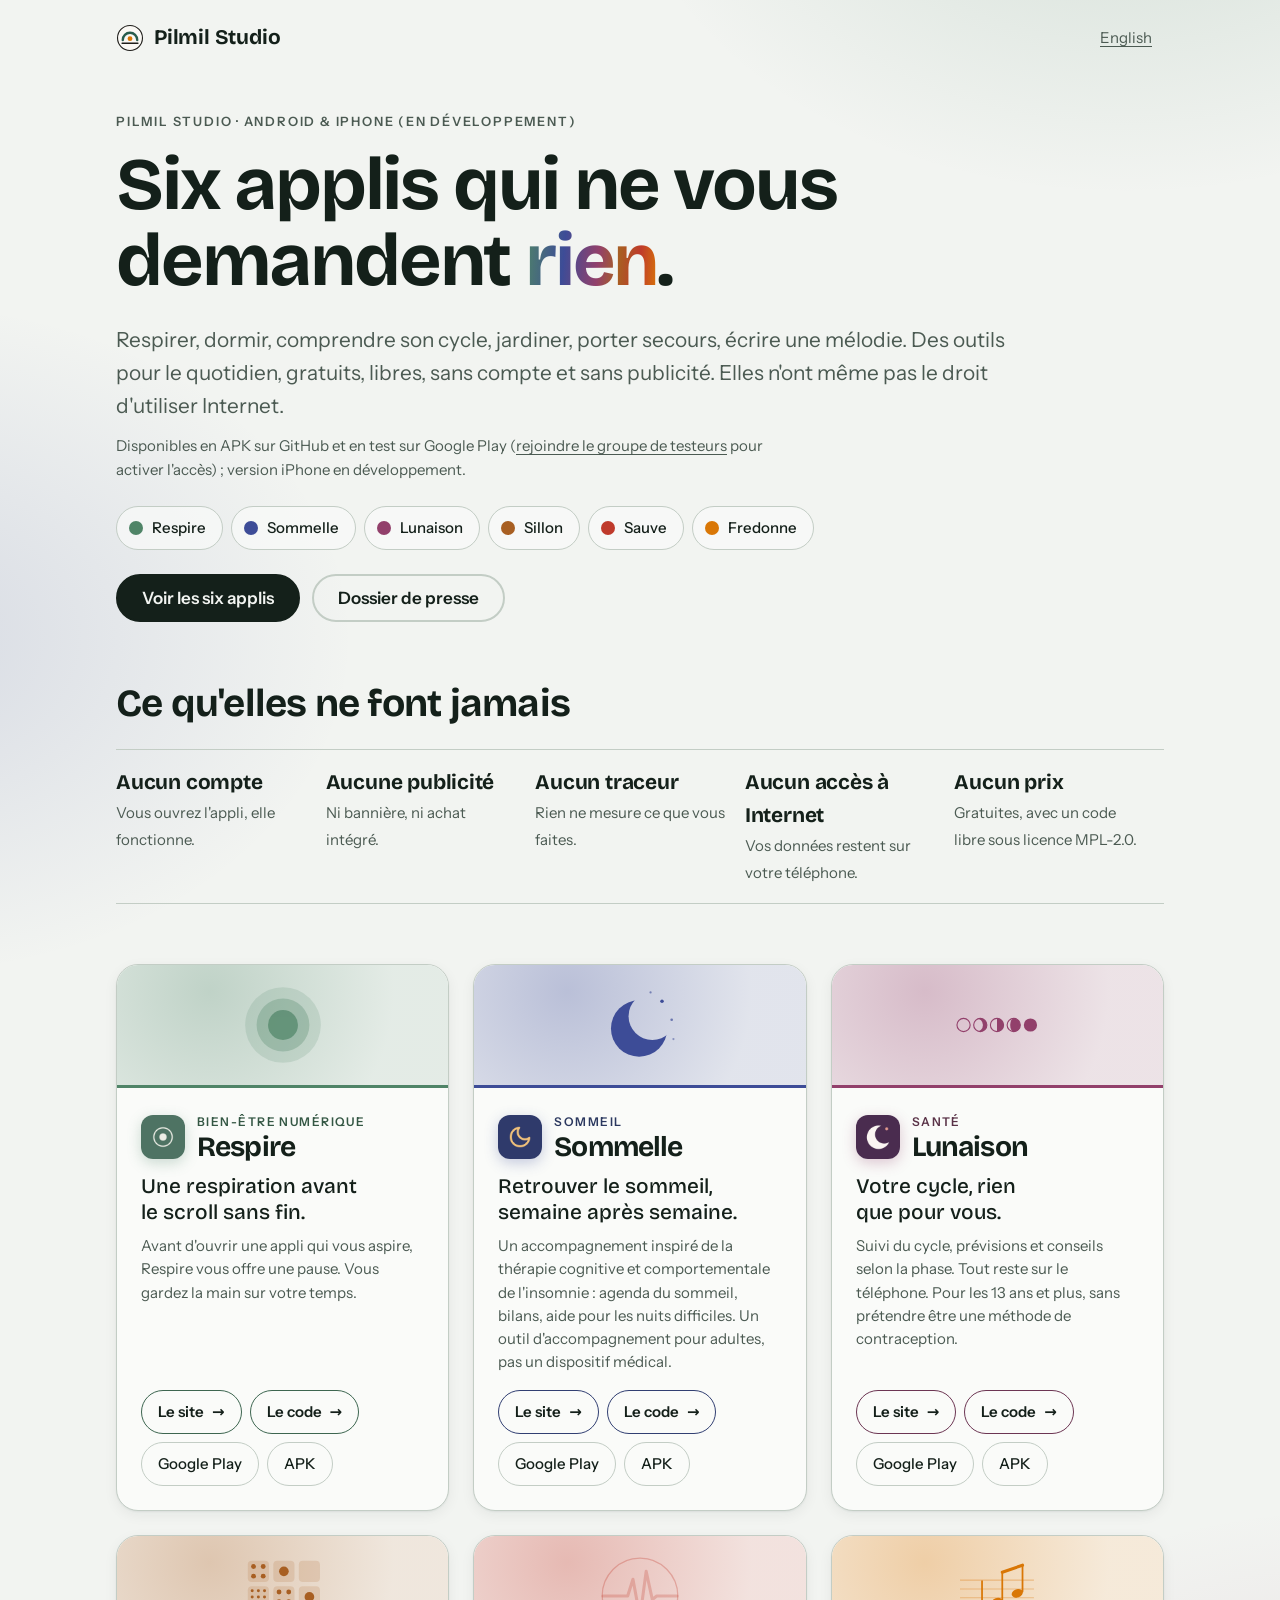
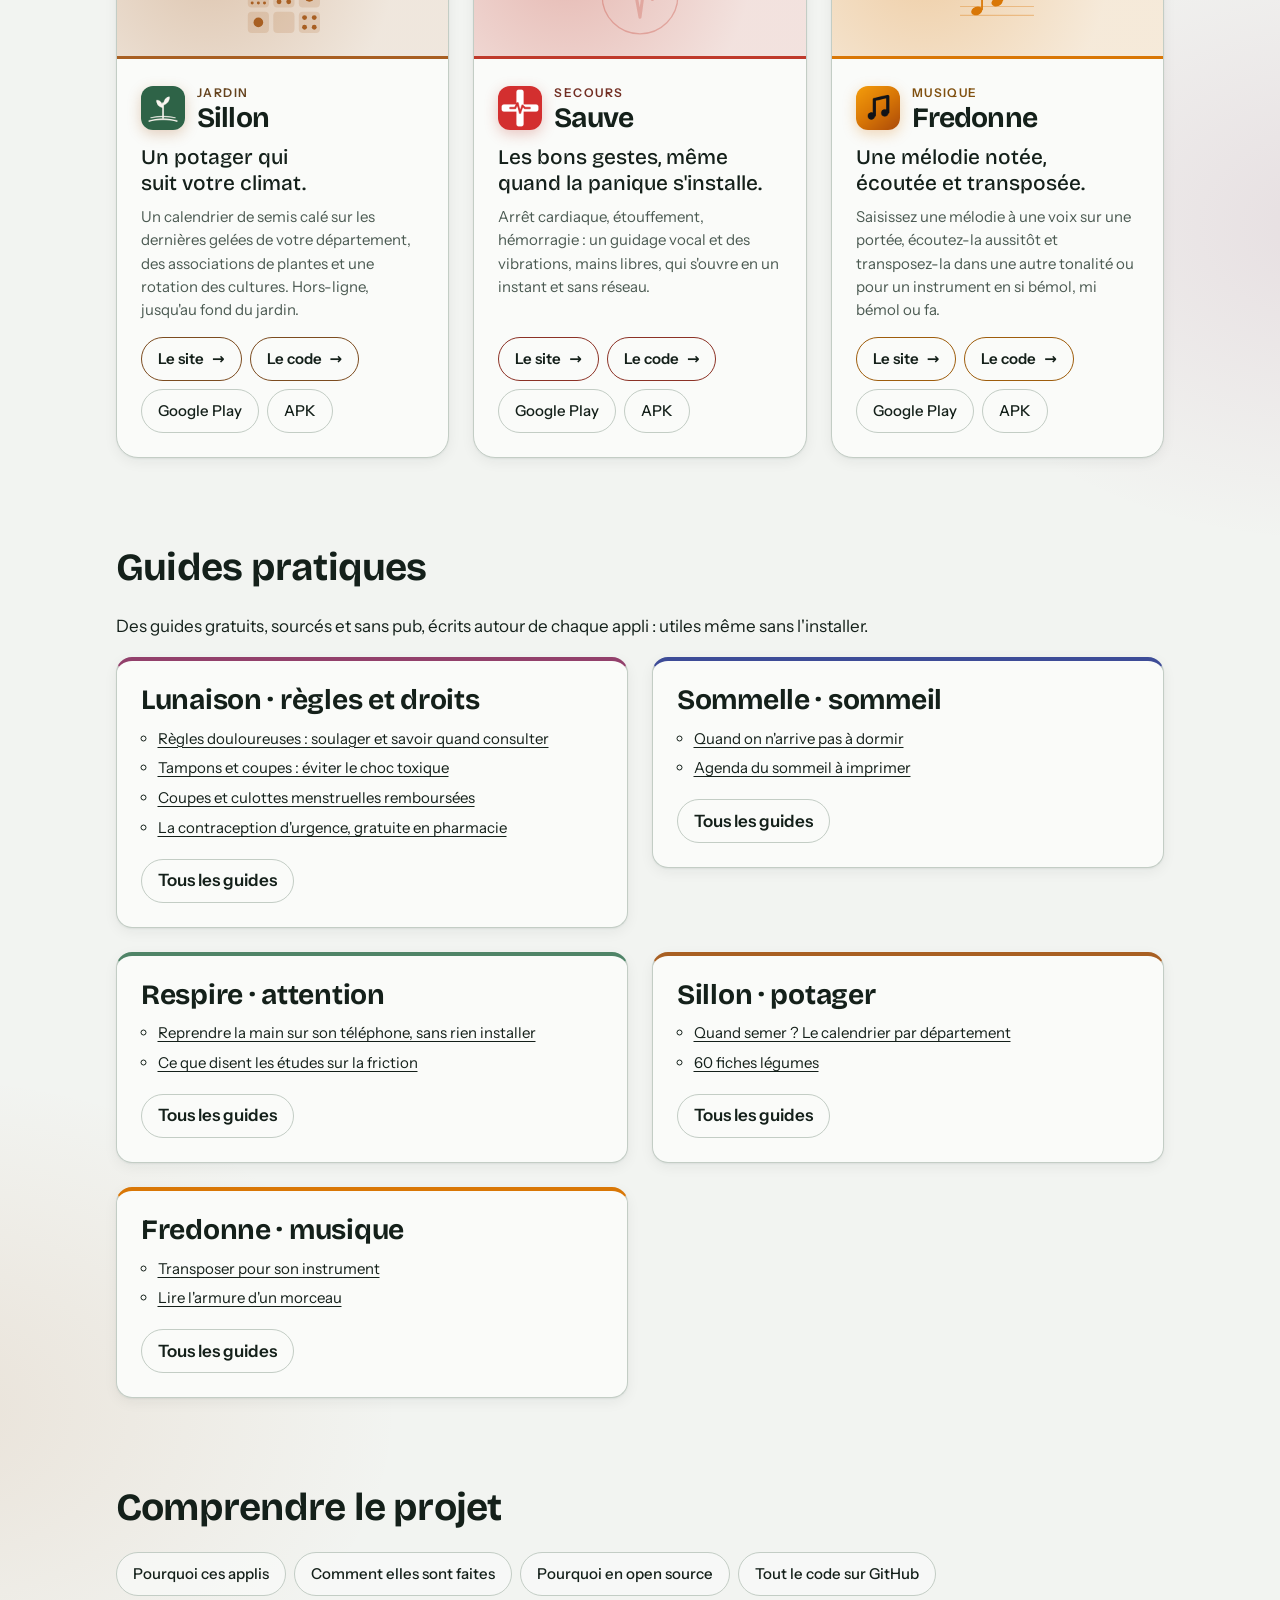
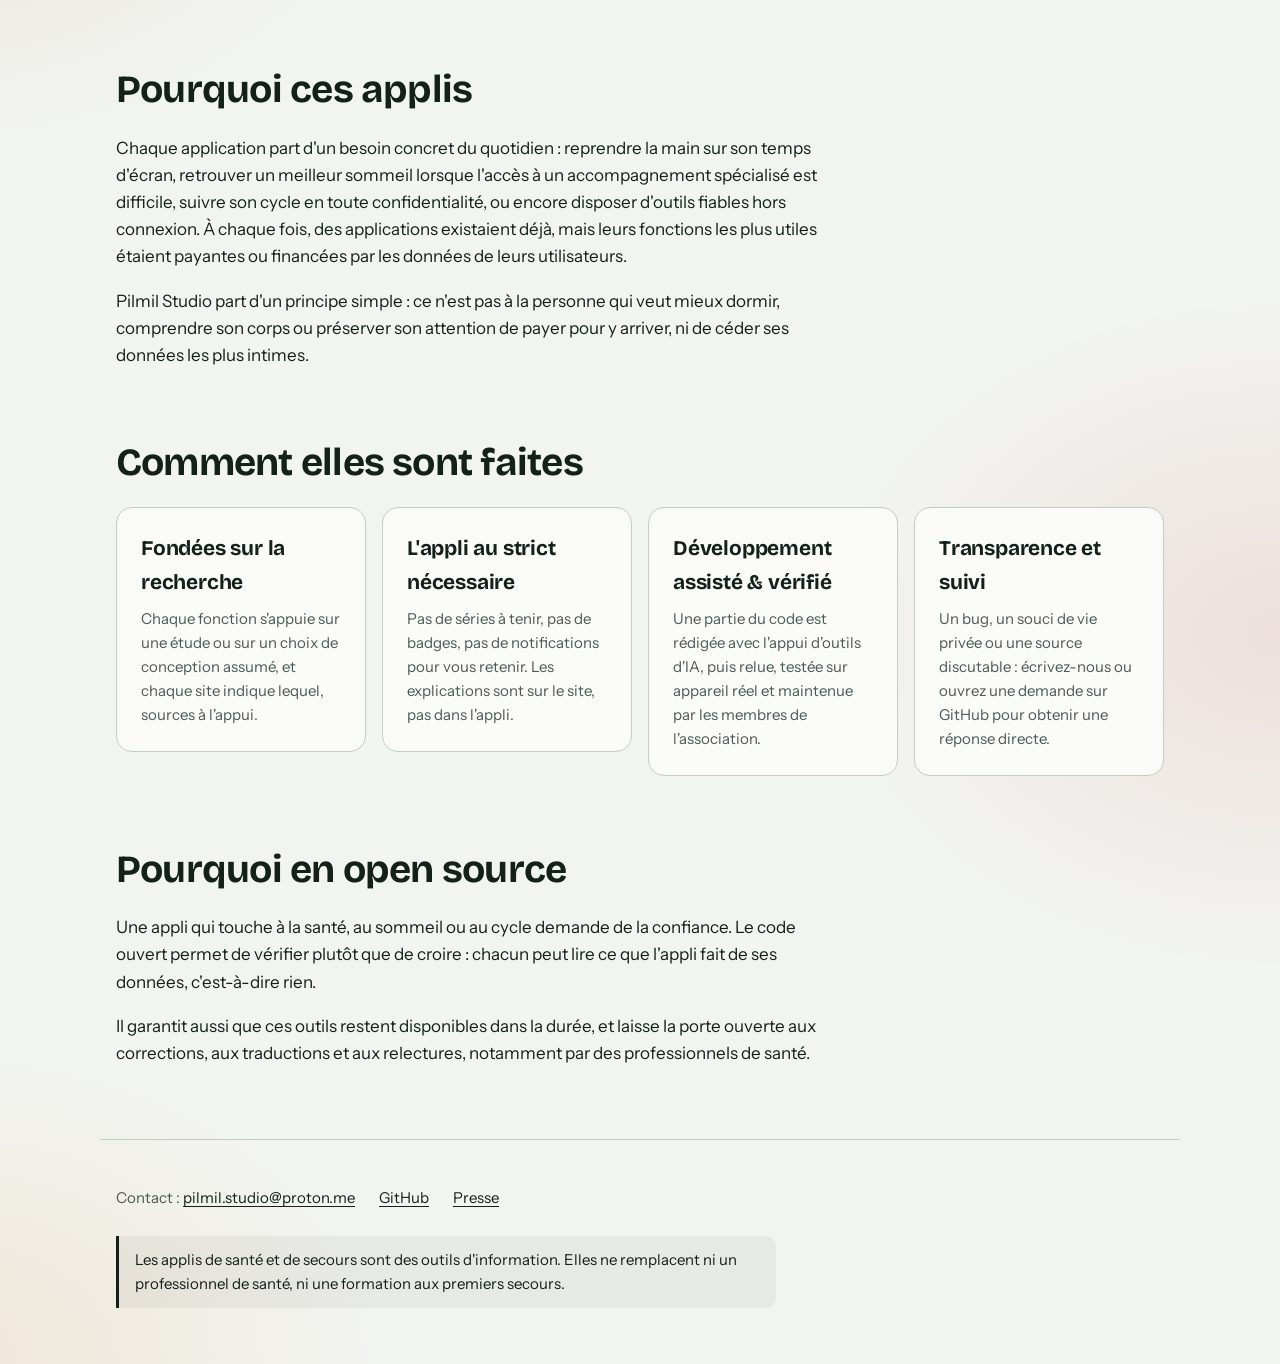
<file: index.html>
<!doctype html>
<html lang="fr">
<head>
<meta charset="utf-8">
<meta name="viewport" content="width=device-width, initial-scale=1">
<title>Pilmil Studio · Applis libres et hors-ligne (Android &amp; iPhone)</title>
<meta name="description" content="Des applis gratuites et libres pour Android et iPhone (en développement), sans pub ni collecte de données, conçues à partir de ce que dit la recherche : Respire, Sommelle, Lunaison, Sillon, Sauve et Fredonne.">
<meta property="og:type" content="website">
<meta property="og:title" content="Pilmil Studio · Applis libres et hors-ligne (Android &amp; iPhone)">
<meta property="og:description" content="Six applis gratuites et libres pour Android et iPhone, sans pub ni collecte de données.">
<link rel="canonical" href="https://pilmil-studio.github.io/">
<link rel="alternate" hreflang="fr" href="https://pilmil-studio.github.io/">
<link rel="alternate" hreflang="en" href="https://pilmil-studio.github.io/en/">
<link rel="alternate" hreflang="x-default" href="https://pilmil-studio.github.io/">
<meta property="og:url" content="https://pilmil-studio.github.io/">
<meta property="og:site_name" content="Pilmil Studio">
<meta property="og:locale" content="fr_FR">
<meta property="og:locale:alternate" content="en_US">
<meta property="og:image" content="https://pilmil-studio.github.io/img/og-pilmil-1200x630.jpg">
<meta property="og:image:width" content="1200">
<meta property="og:image:height" content="630">
<meta property="og:image:alt" content="Pilmil Studio : applis libres et hors-ligne">
<meta name="twitter:card" content="summary_large_image">
<script type="application/ld+json">{"@context":"https://schema.org","@graph":[{"@type":"Organization","@id":"https://pilmil-studio.github.io/#org","name":"Pilmil Studio","url":"https://pilmil-studio.github.io/","logo":"https://pilmil-studio.github.io/img/pilmil-logo-512.png","email":"pilmil.studio@proton.me","sameAs":["https://github.com/Pilmil-Studio"]},{"@type":"WebSite","url":"https://pilmil-studio.github.io/","name":"Pilmil Studio","inLanguage":"fr","publisher":{"@id":"https://pilmil-studio.github.io/#org"}},{"@type":"MobileApplication","name":"Lunaison","operatingSystem":"Android, iOS","applicationCategory":"HealthApplication","description":"Suivi du cycle menstruel hors ligne, sans compte.","url":"https://pilmil-studio.github.io/lunaison/","offers":{"@type":"Offer","price":"0","priceCurrency":"EUR"},"license":"https://www.mozilla.org/MPL/2.0/","author":{"@id":"https://pilmil-studio.github.io/#org"}},{"@type":"MobileApplication","name":"Sommelle","operatingSystem":"Android, iOS","applicationCategory":"HealthApplication","description":"Accompagnement de l'insomnie par la TCC-I, hors ligne.","url":"https://pilmil-studio.github.io/sommelle/","offers":{"@type":"Offer","price":"0","priceCurrency":"EUR"},"license":"https://www.mozilla.org/MPL/2.0/","author":{"@id":"https://pilmil-studio.github.io/#org"}},{"@type":"MobileApplication","name":"Respire","operatingSystem":"Android, iOS","applicationCategory":"LifestyleApplication","description":"Une pause de respiration avant les applis ouvertes par réflexe.","url":"https://pilmil-studio.github.io/respire/","offers":{"@type":"Offer","price":"0","priceCurrency":"EUR"},"license":"https://www.mozilla.org/MPL/2.0/","author":{"@id":"https://pilmil-studio.github.io/#org"}},{"@type":"MobileApplication","name":"Sauve","operatingSystem":"Android, iOS","applicationCategory":"HealthApplication","description":"Premiers secours hors ligne, guidage à la voix et par vibrations.","url":"https://pilmil-studio.github.io/sauve/","offers":{"@type":"Offer","price":"0","priceCurrency":"EUR"},"license":"https://www.mozilla.org/MPL/2.0/","author":{"@id":"https://pilmil-studio.github.io/#org"}},{"@type":"MobileApplication","name":"Sillon","operatingSystem":"Android, iOS","applicationCategory":"LifestyleApplication","description":"Potager : calendrier calé sur les gelées locales et plan des parcelles.","url":"https://pilmil-studio.github.io/sillon/","offers":{"@type":"Offer","price":"0","priceCurrency":"EUR"},"license":"https://www.mozilla.org/MPL/2.0/","author":{"@id":"https://pilmil-studio.github.io/#org"}},{"@type":"MobileApplication","name":"Fredonne","operatingSystem":"Android, iOS","applicationCategory":"MusicApplication","description":"Écrire, écouter et transposer une mélodie, hors ligne.","url":"https://pilmil-studio.github.io/fredonne/","offers":{"@type":"Offer","price":"0","priceCurrency":"EUR"},"license":"https://www.mozilla.org/MPL/2.0/","author":{"@id":"https://pilmil-studio.github.io/#org"}}]}</script>
<link rel="icon" href="img/pilmil-ilot.svg" type="image/svg+xml">
<link rel="stylesheet" href="css/home.css">
</head>
<body>
<a class="skip" href="#haut">Aller au contenu</a>
<header class="wrap top">
  <a class="mark" href="./"><img src="img/pilmil-ilot.svg" alt="" width="28" height="28">Pilmil Studio</a>
  <a class="gh" href="en/" lang="en">English</a>
</header>

<main id="haut">
  <section class="wrap hero">
    <p class="kicker">Pilmil Studio · Android &amp; iPhone (en développement)</p>
    <h1>Six applis qui ne vous demandent <span class="grad">rien</span>.</h1>
    <p class="lead">Respirer, dormir, comprendre son cycle, jardiner, porter secours, écrire une mélodie. Des outils pour le quotidien, gratuits, libres, sans compte et sans publicité. Elles n'ont même pas le droit d'utiliser Internet.</p>
    <p class="note">Disponibles en APK sur GitHub et en test sur Google Play (<a href="https://groups.google.com/g/testeurs-pilmil">rejoindre le groupe de testeurs</a> pour activer l'accès) ; version iPhone en développement.</p>
    <ul class="pebbles">
      <li><a href="#respire"><i></i>Respire</a></li>
      <li><a href="#sommelle"><i></i>Sommelle</a></li>
      <li><a href="#lunaison"><i></i>Lunaison</a></li>
      <li><a href="#sillon"><i></i>Sillon</a></li>
      <li><a href="#sauve"><i></i>Sauve</a></li>
      <li><a href="#fredonne"><i></i>Fredonne</a></li>
    </ul>
    <div class="cta"><a class="btn" href="#applis">Voir les six applis</a> <a class="btn alt" href="presse.html">Dossier de presse</a></div>
  </section>

  <section class="wrap rules" aria-labelledby="rules-title">
    <h2 id="rules-title">Ce qu'elles ne font jamais</h2>
    <ul class="rule-list">
      <li><strong>Aucun compte</strong><span>Vous ouvrez l'appli, elle fonctionne.</span></li>
      <li><strong>Aucune publicité</strong><span>Ni bannière, ni achat intégré.</span></li>
      <li><strong>Aucun traceur</strong><span>Rien ne mesure ce que vous faites.</span></li>
      <li><strong>Aucun accès à Internet</strong><span>Vos données restent sur votre téléphone.</span></li>
      <li><strong>Aucun prix</strong><span>Gratuites, avec un code libre sous licence MPL-2.0.</span></li>
    </ul>
  </section>

  <section class="wrap apps" id="applis" aria-label="Les six applis">

    <article class="app" id="respire">
      <div class="glyph" aria-hidden="true">
        <svg viewBox="0 0 200 200" role="presentation">
          <circle class="breath b1 a-fill" cx="100" cy="100" r="86" fill-opacity="0.16"/>
          <circle class="breath b2 a-fill" cx="100" cy="100" r="60" fill-opacity="0.3"/>
          <circle class="breath b3 a-fill" cx="100" cy="100" r="34" fill-opacity="0.7"/>
        </svg>
      </div>
      <div class="copy">
        <div class="app-head">
          <img class="app-logo" src="img/apps/respire.png" alt="Logo Respire" width="512" height="512" loading="lazy" decoding="async">
          <div>
            <span class="tag">Bien-être numérique</span>
            <h3>Respire</h3>
          </div>
        </div>
        <p class="promise">Une respiration avant le scroll sans fin.</p>
        <p class="detail">Avant d'ouvrir une appli qui vous aspire, Respire vous offre une pause. Vous gardez la main sur votre temps.</p>
        <div class="links"><a class="go" href="https://pilmil-studio.github.io/respire/fr/">Le site <span aria-hidden="true">→</span></a> <a class="go" href="https://github.com/Pilmil-Studio/respire">Le code <span aria-hidden="true">→</span></a> <a class="go apk" href="https://play.google.com/store/apps/details?id=fr.respire.app">Google Play</a> <a class="go apk" href="https://github.com/Pilmil-Studio/respire/releases/latest">APK</a></div>
      </div>
    </article>

    <article class="app" id="sommelle">
      <div class="glyph" aria-hidden="true">
        <svg viewBox="0 0 200 200" role="presentation">
          <mask id="m-som"><rect width="200" height="200" fill="#fff"/><circle cx="128" cy="80" r="54" fill="#000"/></mask>
          <circle class="a-fill" cx="98" cy="108" r="64" mask="url(#m-som)"/>
          <circle class="a-fill" cx="150" cy="46" r="4"/>
          <circle class="a-fill" cx="172" cy="88" r="3" fill-opacity="0.7"/>
          <circle class="a-fill" cx="124" cy="26" r="2.5" fill-opacity="0.6"/>
          <circle class="a-fill" cx="176" cy="132" r="2.5" fill-opacity="0.5"/>
        </svg>
      </div>
      <div class="copy">
        <div class="app-head">
          <img class="app-logo" src="img/apps/sommelle.png" alt="Logo Sommelle" width="512" height="512" loading="lazy" decoding="async">
          <div>
            <span class="tag">Sommeil</span>
            <h3>Sommelle</h3>
          </div>
        </div>
        <p class="promise">Retrouver le sommeil, semaine après semaine.</p>
        <p class="detail">Un accompagnement inspiré de la thérapie cognitive et comportementale de l'insomnie : agenda du sommeil, bilans, aide pour les nuits difficiles. Un outil d'accompagnement pour adultes, pas un dispositif médical.</p>
        <div class="links"><a class="go" href="https://pilmil-studio.github.io/sommelle/">Le site <span aria-hidden="true">→</span></a> <a class="go" href="https://github.com/Pilmil-Studio/sommelle">Le code <span aria-hidden="true">→</span></a> <a class="go apk" href="https://play.google.com/store/apps/details?id=fr.sommelle">Google Play</a> <a class="go apk" href="https://github.com/Pilmil-Studio/sommelle/releases/latest">APK</a></div>
      </div>
    </article>

    <article class="app" id="lunaison">
      <div class="glyph" aria-hidden="true">
        <svg viewBox="0 0 200 200" role="presentation">
          <mask id="m-lu"><rect width="200" height="200" fill="#fff"/><circle cx="53" cy="100" r="15" fill="#000"/></mask>
          <circle class="a-stroke" cx="24" cy="100" r="15" stroke-width="2.5"/>
          <circle class="a-stroke" cx="62" cy="100" r="15" stroke-width="2.5"/>
          <circle class="a-fill" cx="62" cy="100" r="15" mask="url(#m-lu)"/>
          <circle class="a-stroke" cx="100" cy="100" r="15" stroke-width="2.5"/>
          <path class="a-fill" d="M100 85 A15 15 0 0 1 100 115 Z"/>
          <circle class="a-stroke" cx="138" cy="100" r="15" stroke-width="2.5"/>
          <path class="a-fill" d="M138 85 A15 15 0 0 1 138 115 Z"/>
          <ellipse class="a-fill" cx="138" cy="100" rx="8" ry="15"/>
          <circle class="a-fill" cx="176" cy="100" r="15"/>
        </svg>
      </div>
      <div class="copy">
        <div class="app-head">
          <img class="app-logo" src="img/apps/lunaison.png" alt="Logo Lunaison" width="512" height="512" loading="lazy" decoding="async">
          <div>
            <span class="tag">Santé</span>
            <h3>Lunaison</h3>
          </div>
        </div>
        <p class="promise">Votre cycle, rien que pour vous.</p>
        <p class="detail">Suivi du cycle, prévisions et conseils selon la phase. Tout reste sur le téléphone. Pour les 13 ans et plus, sans prétendre être une méthode de contraception.</p>
        <div class="links"><a class="go" href="https://pilmil-studio.github.io/lunaison/">Le site <span aria-hidden="true">→</span></a> <a class="go" href="https://github.com/Pilmil-Studio/lunaison">Le code <span aria-hidden="true">→</span></a> <a class="go apk" href="https://play.google.com/store/apps/details?id=fr.lunaison">Google Play</a> <a class="go apk" href="https://github.com/Pilmil-Studio/lunaison/releases/latest">APK</a></div>
      </div>
    </article>

    <article class="app" id="sillon">
      <div class="glyph" aria-hidden="true">
        <svg viewBox="0 0 200 200" role="presentation">
          <rect class="a-fill" x="20" y="20" width="48" height="48" rx="9" fill-opacity="0.16"/>
          <circle class="a-fill" cx="33" cy="33" r="5.5"/>
          <circle class="a-fill" cx="33" cy="55" r="5.5"/>
          <circle class="a-fill" cx="55" cy="33" r="5.5"/>
          <circle class="a-fill" cx="55" cy="55" r="5.5"/>
          <rect class="a-fill" x="78" y="20" width="48" height="48" rx="9" fill-opacity="0.16"/>
          <circle class="a-fill" cx="102" cy="44" r="11"/>
          <rect class="a-fill" x="136" y="20" width="48" height="48" rx="9" fill-opacity="0.16"/>
          <rect class="a-fill" x="20" y="78" width="48" height="48" rx="9" fill-opacity="0.16"/>
          <circle class="a-fill" cx="30" cy="88" r="3.4"/>
          <circle class="a-fill" cx="30" cy="102" r="3.4"/>
          <circle class="a-fill" cx="30" cy="116" r="3.4"/>
          <circle class="a-fill" cx="44" cy="88" r="3.4"/>
          <circle class="a-fill" cx="44" cy="102" r="3.4"/>
          <circle class="a-fill" cx="44" cy="116" r="3.4"/>
          <circle class="a-fill" cx="58" cy="88" r="3.4"/>
          <circle class="a-fill" cx="58" cy="102" r="3.4"/>
          <circle class="a-fill" cx="58" cy="116" r="3.4"/>
          <rect class="a-fill" x="78" y="78" width="48" height="48" rx="9" fill-opacity="0.16"/>
          <circle class="a-fill" cx="91" cy="91" r="5.5"/>
          <circle class="a-fill" cx="91" cy="113" r="5.5"/>
          <circle class="a-fill" cx="113" cy="91" r="5.5"/>
          <circle class="a-fill" cx="113" cy="113" r="5.5"/>
          <rect class="a-fill" x="136" y="78" width="48" height="48" rx="9" fill-opacity="0.16"/>
          <circle class="a-fill" cx="160" cy="102" r="11"/>
          <rect class="a-fill" x="20" y="136" width="48" height="48" rx="9" fill-opacity="0.16"/>
          <circle class="a-fill" cx="44" cy="160" r="11"/>
          <rect class="a-fill" x="78" y="136" width="48" height="48" rx="9" fill-opacity="0.16"/>
          <rect class="a-fill" x="136" y="136" width="48" height="48" rx="9" fill-opacity="0.16"/>
          <circle class="a-fill" cx="149" cy="149" r="5.5"/>
          <circle class="a-fill" cx="149" cy="171" r="5.5"/>
          <circle class="a-fill" cx="171" cy="149" r="5.5"/>
          <circle class="a-fill" cx="171" cy="171" r="5.5"/>
        </svg>
      </div>
      <div class="copy">
        <div class="app-head">
          <img class="app-logo" src="img/apps/sillon.png" alt="Logo Sillon" width="512" height="512" loading="lazy" decoding="async">
          <div>
            <span class="tag">Jardin</span>
            <h3>Sillon</h3>
          </div>
        </div>
        <p class="promise">Un potager qui suit votre climat.</p>
        <p class="detail">Un calendrier de semis calé sur les dernières gelées de votre département, des associations de plantes et une rotation des cultures. Hors-ligne, jusqu'au fond du jardin.</p>
        <div class="links"><a class="go" href="https://pilmil-studio.github.io/sillon/">Le site <span aria-hidden="true">→</span></a> <a class="go" href="https://github.com/Pilmil-Studio/sillon">Le code <span aria-hidden="true">→</span></a> <a class="go apk" href="https://play.google.com/store/apps/details?id=fr.pilmil.sillon">Google Play</a> <a class="go apk" href="https://github.com/Pilmil-Studio/sillon/releases/latest">APK</a></div>
      </div>
    </article>

    <article class="app" id="sauve">
      <div class="glyph" aria-hidden="true">
        <svg viewBox="0 0 200 200" role="presentation">
          <circle class="a-stroke" cx="100" cy="100" r="86" stroke-width="3" stroke-opacity="0.3"/>
          <path class="a-stroke" d="M16 100 H58 L72 100 L84 62 L100 148 L114 44 L128 108 L138 100 H184" stroke-opacity="0.25" stroke-width="7" stroke-linecap="round" stroke-linejoin="round"/>
          <path class="a-stroke pulse" pathLength="100" d="M16 100 H58 L72 100 L84 62 L100 148 L114 44 L128 108 L138 100 H184" stroke-width="7" stroke-linecap="round" stroke-linejoin="round"/>
        </svg>
      </div>
      <div class="copy">
        <div class="app-head">
          <img class="app-logo" src="img/apps/sauve.png" alt="Logo Sauve" width="512" height="512" loading="lazy" decoding="async">
          <div>
            <span class="tag">Secours</span>
            <h3>Sauve</h3>
          </div>
        </div>
        <p class="promise">Les bons gestes, même quand la panique s'installe.</p>
        <p class="detail">Arrêt cardiaque, étouffement, hémorragie : un guidage vocal et des vibrations, mains libres, qui s'ouvre en un instant et sans réseau.</p>
        <div class="links"><a class="go" href="https://pilmil-studio.github.io/sauve/">Le site <span aria-hidden="true">→</span></a> <a class="go" href="https://github.com/Pilmil-Studio/sauve">Le code <span aria-hidden="true">→</span></a> <a class="go apk" href="https://play.google.com/store/apps/details?id=fr.sauve.app">Google Play</a> <a class="go apk" href="https://github.com/Pilmil-Studio/sauve/releases/latest">APK</a></div>
      </div>
    </article>

    <article class="app" id="fredonne">
      <div class="glyph" aria-hidden="true">
        <svg viewBox="0 0 200 200" role="presentation">
          <path class="a-stroke" d="M16 64 H184 M16 84 H184 M16 104 H184 M16 124 H184 M16 144 H184" stroke-width="2.5" stroke-opacity="0.35"/>
          <ellipse class="a-fill" cx="54" cy="134" rx="13" ry="9.5" transform="rotate(-20 54 134)"/>
          <path class="a-stroke" d="M66 130 V66" stroke-width="4" stroke-linecap="round"/>
          <ellipse class="a-fill" cx="100" cy="114" rx="13" ry="9.5" transform="rotate(-20 100 114)"/>
          <path class="a-stroke" d="M112 110 V46" stroke-width="4" stroke-linecap="round"/>
          <ellipse class="a-fill" cx="146" cy="94" rx="13" ry="9.5" transform="rotate(-20 146 94)"/>
          <path class="a-stroke" d="M158 90 V30" stroke-width="4" stroke-linecap="round"/>
          <path class="a-stroke" d="M112 46 L158 30" stroke-width="7" stroke-linecap="round"/>
        </svg>
      </div>
      <div class="copy">
        <div class="app-head">
          <img class="app-logo" src="img/apps/fredonne.png" alt="Logo Fredonne" width="512" height="512" loading="lazy" decoding="async">
          <div>
            <span class="tag">Musique</span>
            <h3>Fredonne</h3>
          </div>
        </div>
        <p class="promise">Une mélodie notée, écoutée et transposée.</p>
        <p class="detail">Saisissez une mélodie à une voix sur une portée, écoutez-la aussitôt et transposez-la dans une autre tonalité ou pour un instrument en si bémol, mi bémol ou fa.</p>
        <div class="links"><a class="go" href="https://pilmil-studio.github.io/fredonne/">Le site <span aria-hidden="true">→</span></a> <a class="go" href="https://github.com/Pilmil-Studio/fredonne">Le code <span aria-hidden="true">→</span></a> <a class="go apk" href="https://play.google.com/store/apps/details?id=fr.fredonne.app">Google Play</a> <a class="go apk" href="https://github.com/Pilmil-Studio/fredonne/releases/latest">APK</a></div>
      </div>
    </article>

  </section>

  <section class="wrap about" id="guides">
    <h2>Guides pratiques</h2>
    <p>Des guides gratuits, sourcés et sans pub, écrits autour de chaque appli : utiles même sans l'installer.</p>
    <ul class="cards">
      <li class="card c-lunaison">
        <h3>Lunaison · règles et droits</h3>
        <ul class="guide-list"><li><a href="/lunaison/regles-douloureuses.html">Règles douloureuses : soulager et savoir quand consulter</a></li><li><a href="/lunaison/choc-toxique.html">Tampons et coupes : éviter le choc toxique</a></li><li><a href="/lunaison/remboursement-protections.html">Coupes et culottes menstruelles remboursées</a></li><li><a href="/lunaison/contraception-urgence.html">La contraception d'urgence, gratuite en pharmacie</a></li></ul>
        <div class="card-links"><a href="/lunaison/guides.html">Tous les guides</a></div>
      </li>
      <li class="card c-sommelle">
        <h3>Sommelle · sommeil</h3>
        <ul class="guide-list"><li><a href="/sommelle/nuit-blanche.html">Quand on n'arrive pas à dormir</a></li><li><a href="/sommelle/agenda-du-sommeil.html">Agenda du sommeil à imprimer</a></li></ul>
        <div class="card-links"><a href="/sommelle/guides.html">Tous les guides</a></div>
      </li>
      <li class="card c-respire">
        <h3>Respire · attention</h3>
        <ul class="guide-list"><li><a href="/respire/fr/sans-appli.html">Reprendre la main sur son téléphone, sans rien installer</a></li><li><a href="/respire/fr/pourquoi.html">Ce que disent les études sur la friction</a></li></ul>
        <div class="card-links"><a href="/respire/fr/guides.html">Tous les guides</a></div>
      </li>
      <li class="card c-sillon">
        <h3>Sillon · potager</h3>
        <ul class="guide-list"><li><a href="/sillon/quand-semer.html">Quand semer ? Le calendrier par département</a></li><li><a href="/sillon/legumes.html">60 fiches légumes</a></li></ul>
        <div class="card-links"><a href="/sillon/guides.html">Tous les guides</a></div>
      </li>
      <li class="card c-fredonne">
        <h3>Fredonne · musique</h3>
        <ul class="guide-list"><li><a href="/fredonne/transposer.html">Transposer pour son instrument</a></li><li><a href="/fredonne/armure.html">Lire l'armure d'un morceau</a></li></ul>
        <div class="card-links"><a href="/fredonne/guides.html">Tous les guides</a></div>
      </li>
    </ul>
  </section>

  <section class="wrap about" id="comprendre">
    <h2>Comprendre le projet</h2>
    <ul class="jump">
      <li><a href="#pourquoi">Pourquoi ces applis</a></li>
      <li><a href="#principes">Comment elles sont faites</a></li>
      <li><a href="#open-source">Pourquoi en open source</a></li>
      <li><a href="https://github.com/Pilmil-Studio">Tout le code sur GitHub</a></li>
    </ul>

    <h2 id="pourquoi">Pourquoi ces applis</h2>
    <div class="prose">
      <p>Chaque application part d'un besoin concret du quotidien : reprendre la main sur son temps d'écran, retrouver un meilleur sommeil lorsque l'accès à un accompagnement spécialisé est difficile, suivre son cycle en toute confidentialité, ou encore disposer d'outils fiables hors connexion. À chaque fois, des applications existaient déjà, mais leurs fonctions les plus utiles étaient payantes ou financées par les données de leurs utilisateurs.</p>
      <p>Pilmil Studio part d'un principe simple : ce n'est pas à la personne qui veut mieux dormir, comprendre son corps ou préserver son attention de payer pour y arriver, ni de céder ses données les plus intimes.</p>
    </div>

    <h2 id="principes">Comment elles sont faites</h2>
    <ul class="principles">
      <li><h3>Fondées sur la recherche</h3><p>Chaque fonction s'appuie sur une étude ou sur un choix de conception assumé, et chaque site indique lequel, sources à l'appui.</p></li>
      <li><h3>L'appli au strict nécessaire</h3><p>Pas de séries à tenir, pas de badges, pas de notifications pour vous retenir. Les explications sont sur le site, pas dans l'appli.</p></li>
      <li><h3>Développement assisté &amp; vérifié</h3><p>Une partie du code est rédigée avec l'appui d'outils d'IA, puis relue, testée sur appareil réel et maintenue par les membres de l'association.</p></li>
      <li><h3>Transparence et suivi</h3><p>Un bug, un souci de vie privée ou une source discutable : écrivez-nous ou ouvrez une demande sur GitHub pour obtenir une réponse directe.</p></li>
    </ul>

    <h2 id="open-source">Pourquoi en open source</h2>
    <div class="prose">
      <p>Une appli qui touche à la santé, au sommeil ou au cycle demande de la confiance. Le code ouvert permet de vérifier plutôt que de croire : chacun peut lire ce que l'appli fait de ses données, c'est-à-dire rien.</p>
      <p>Il garantit aussi que ces outils restent disponibles dans la durée, et laisse la porte ouverte aux corrections, aux traductions et aux relectures, notamment par des professionnels de santé.</p>
    </div>
  </section>
</main>

<footer class="wrap foot">
  <p class="foot-links"><span>Contact : <a href="mailto:pilmil.studio@proton.me">pilmil.studio@proton.me</a></span> <a href="https://github.com/Pilmil-Studio">GitHub</a> <a href="presse.html">Presse</a></p>
  <p class="warn">Les applis de santé et de secours sont des outils d'information. Elles ne remplacent ni un professionnel de santé, ni une formation aux premiers secours.</p>
</footer>
</body>
</html>
</file>
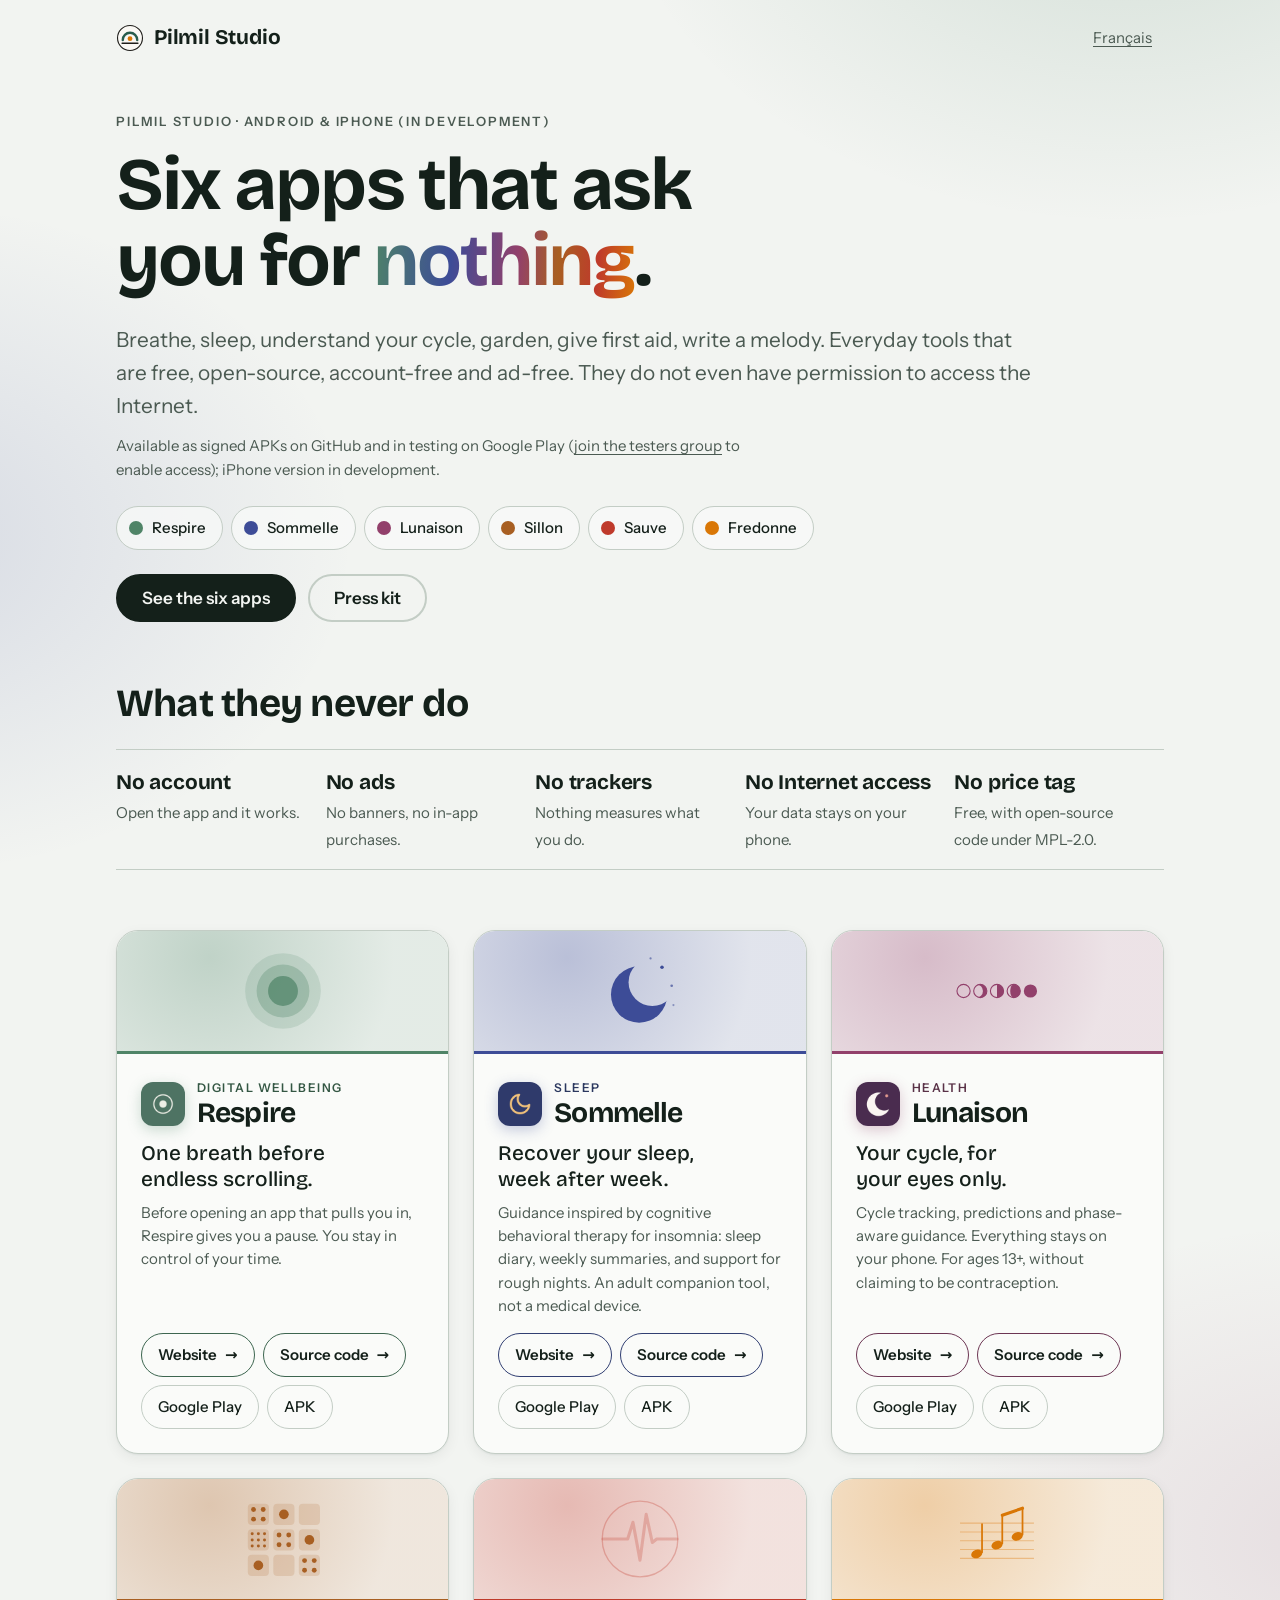
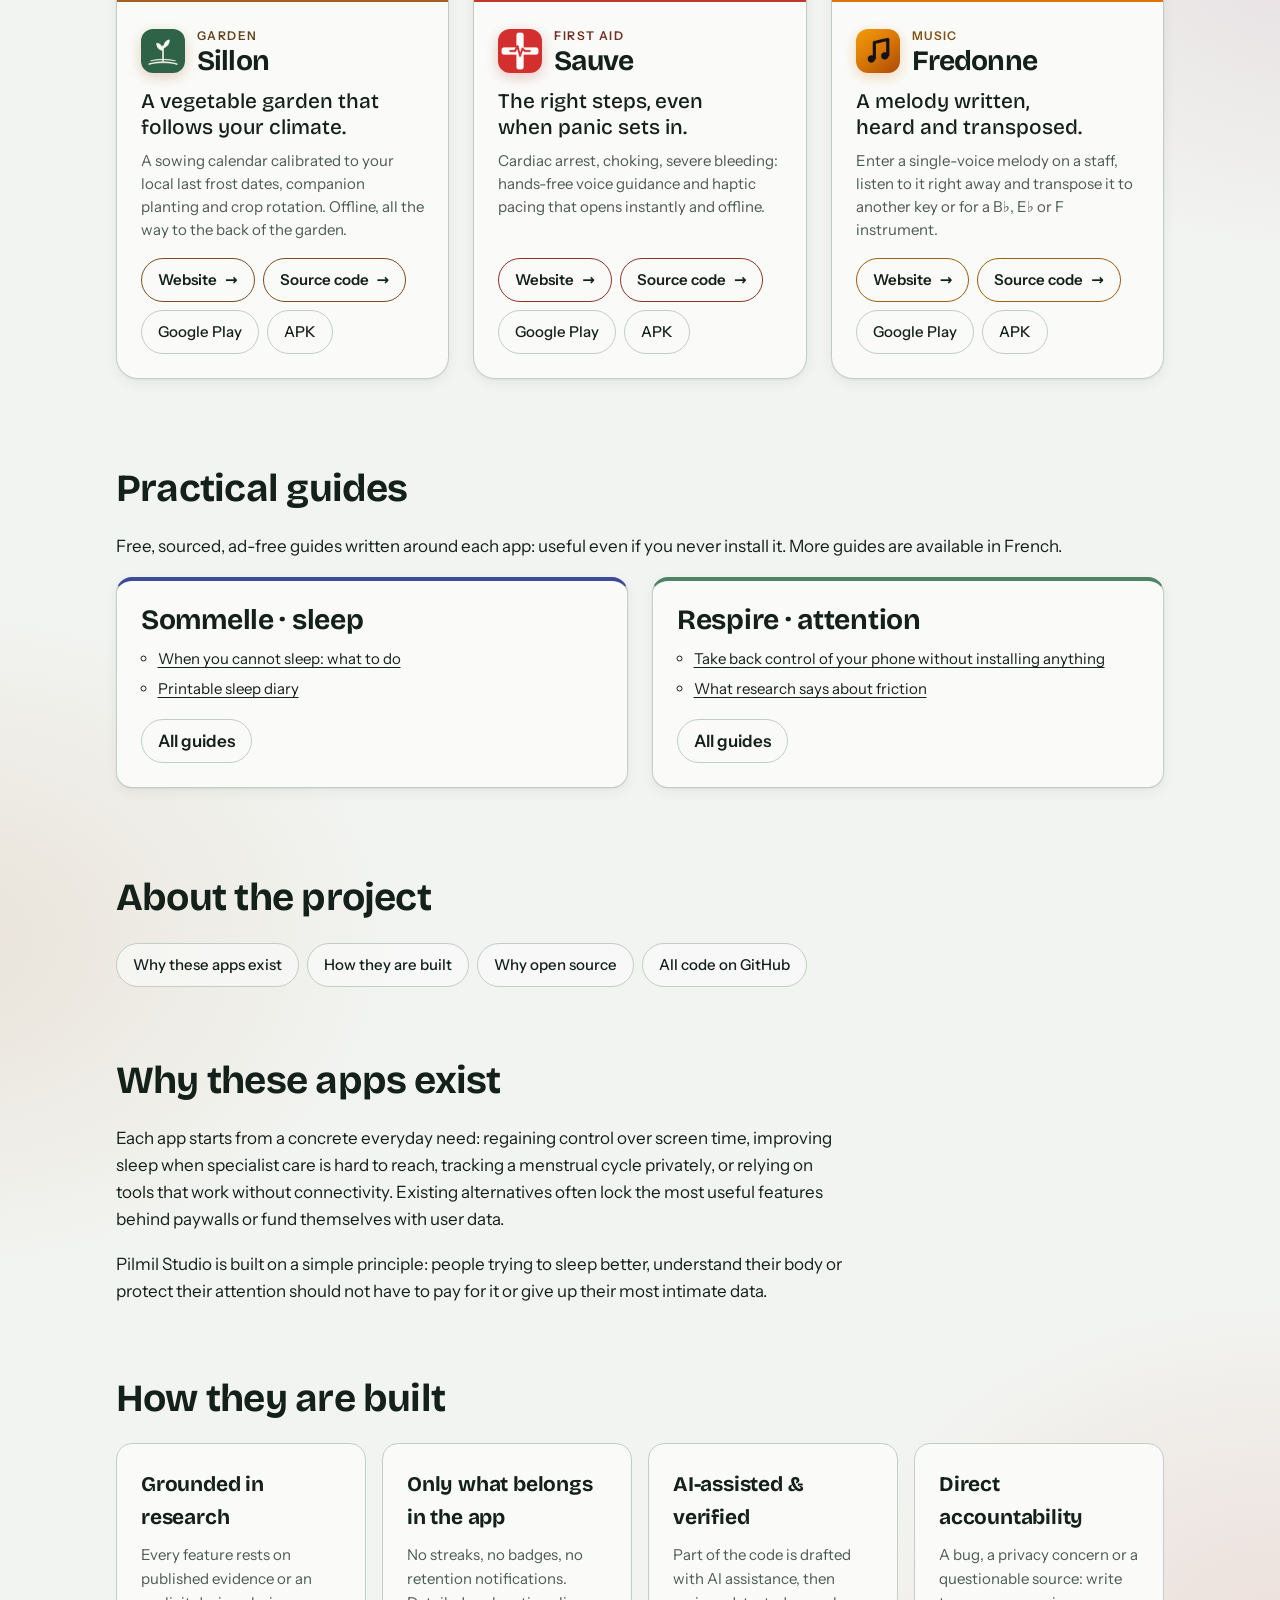
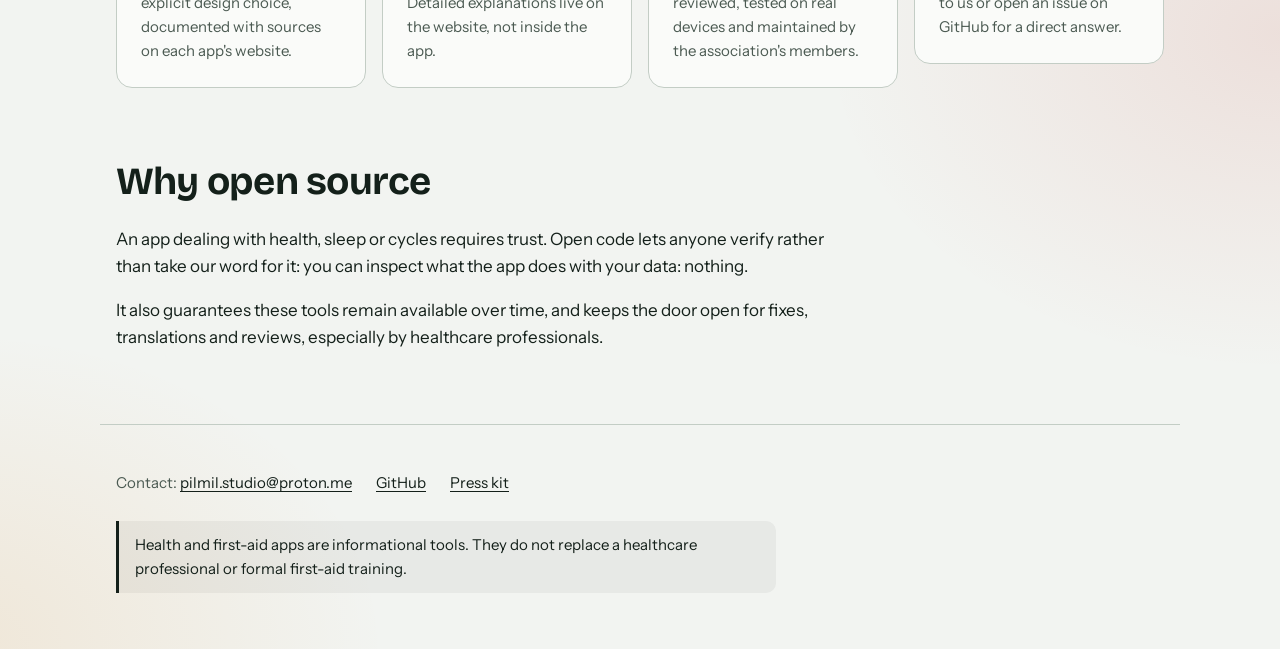
<file: en/index.html>
<!doctype html>
<html lang="en">
<head>
<meta charset="utf-8">
<meta name="viewport" content="width=device-width, initial-scale=1">
<title>Pilmil Studio · Free, open-source, offline apps (Android &amp; iPhone)</title>
<meta name="description" content="Free and open-source apps for Android and iPhone (in development) with no ads and no tracking, grounded in research: Respire, Sommelle, Lunaison, Sillon, Sauve and Fredonne.">
<meta property="og:type" content="website">
<meta property="og:title" content="Pilmil Studio · Free, open-source, offline apps (Android &amp; iPhone)">
<meta property="og:description" content="Six free and open-source apps for Android and iPhone with no ads and no data collection.">
<link rel="canonical" href="https://pilmil-studio.github.io/en/">
<link rel="alternate" hreflang="fr" href="https://pilmil-studio.github.io/">
<link rel="alternate" hreflang="en" href="https://pilmil-studio.github.io/en/">
<link rel="alternate" hreflang="x-default" href="https://pilmil-studio.github.io/">
<meta property="og:url" content="https://pilmil-studio.github.io/en/">
<meta property="og:site_name" content="Pilmil Studio">
<meta property="og:locale" content="en_US">
<meta property="og:locale:alternate" content="fr_FR">
<meta property="og:image" content="https://pilmil-studio.github.io/img/og-pilmil-1200x630.jpg">
<meta property="og:image:width" content="1200">
<meta property="og:image:height" content="630">
<meta property="og:image:alt" content="Pilmil Studio: free, open-source, offline apps">
<meta name="twitter:card" content="summary_large_image">
<script type="application/ld+json">{"@context":"https://schema.org","@graph":[{"@type":"Organization","@id":"https://pilmil-studio.github.io/#org","name":"Pilmil Studio","url":"https://pilmil-studio.github.io/","logo":"https://pilmil-studio.github.io/img/pilmil-logo-512.png","email":"pilmil.studio@proton.me","sameAs":["https://github.com/Pilmil-Studio"]},{"@type":"WebSite","url":"https://pilmil-studio.github.io/en/","name":"Pilmil Studio","inLanguage":"en","publisher":{"@id":"https://pilmil-studio.github.io/#org"}},{"@type":"MobileApplication","name":"Lunaison","operatingSystem":"Android, iOS","applicationCategory":"HealthApplication","description":"Offline menstrual cycle tracker, no account.","url":"https://pilmil-studio.github.io/lunaison/","offers":{"@type":"Offer","price":"0","priceCurrency":"EUR"},"license":"https://www.mozilla.org/MPL/2.0/","author":{"@id":"https://pilmil-studio.github.io/#org"}},{"@type":"MobileApplication","name":"Sommelle","operatingSystem":"Android, iOS","applicationCategory":"HealthApplication","description":"Offline CBT-I program for insomnia.","url":"https://pilmil-studio.github.io/sommelle/","offers":{"@type":"Offer","price":"0","priceCurrency":"EUR"},"license":"https://www.mozilla.org/MPL/2.0/","author":{"@id":"https://pilmil-studio.github.io/#org"}},{"@type":"MobileApplication","name":"Respire","operatingSystem":"Android, iOS","applicationCategory":"LifestyleApplication","description":"A breathing pause before the apps you open on autopilot.","url":"https://pilmil-studio.github.io/respire/","offers":{"@type":"Offer","price":"0","priceCurrency":"EUR"},"license":"https://www.mozilla.org/MPL/2.0/","author":{"@id":"https://pilmil-studio.github.io/#org"}},{"@type":"MobileApplication","name":"Sauve","operatingSystem":"Android, iOS","applicationCategory":"HealthApplication","description":"Offline first aid with voice and haptic guidance.","url":"https://pilmil-studio.github.io/sauve/","offers":{"@type":"Offer","price":"0","priceCurrency":"EUR"},"license":"https://www.mozilla.org/MPL/2.0/","author":{"@id":"https://pilmil-studio.github.io/#org"}},{"@type":"MobileApplication","name":"Sillon","operatingSystem":"Android, iOS","applicationCategory":"LifestyleApplication","description":"Vegetable garden planner based on your last frost date.","url":"https://pilmil-studio.github.io/sillon/","offers":{"@type":"Offer","price":"0","priceCurrency":"EUR"},"license":"https://www.mozilla.org/MPL/2.0/","author":{"@id":"https://pilmil-studio.github.io/#org"}},{"@type":"MobileApplication","name":"Fredonne","operatingSystem":"Android, iOS","applicationCategory":"MusicApplication","description":"Write, hear and transpose a melody, offline.","url":"https://pilmil-studio.github.io/fredonne/","offers":{"@type":"Offer","price":"0","priceCurrency":"EUR"},"license":"https://www.mozilla.org/MPL/2.0/","author":{"@id":"https://pilmil-studio.github.io/#org"}}]}</script>
<link rel="icon" href="../img/pilmil-ilot.svg" type="image/svg+xml">
<link rel="stylesheet" href="../css/home.css">
</head>
<body>
<a class="skip" href="#top">Skip to content</a>
<header class="wrap top">
  <a class="mark" href="./"><img src="../img/pilmil-ilot.svg" alt="" width="28" height="28">Pilmil Studio</a>
  <a class="gh" href="../" lang="fr">Français</a>
</header>

<main id="top">
  <section class="wrap hero">
    <p class="kicker">Pilmil Studio · Android &amp; iPhone (in development)</p>
    <h1>Six apps that ask you for <span class="grad">nothing</span>.</h1>
    <p class="lead">Breathe, sleep, understand your cycle, garden, give first aid, write a melody. Everyday tools that are free, open-source, account-free and ad-free. They do not even have permission to access the Internet.</p>
    <p class="note">Available as signed APKs on GitHub and in testing on Google Play (<a href="https://groups.google.com/g/testeurs-pilmil">join the testers group</a> to enable access); iPhone version in development.</p>
    <ul class="pebbles">
      <li><a href="#respire"><i></i>Respire</a></li>
      <li><a href="#sommelle"><i></i>Sommelle</a></li>
      <li><a href="#lunaison"><i></i>Lunaison</a></li>
      <li><a href="#sillon"><i></i>Sillon</a></li>
      <li><a href="#sauve"><i></i>Sauve</a></li>
      <li><a href="#fredonne"><i></i>Fredonne</a></li>
    </ul>
    <div class="cta"><a class="btn" href="#applis">See the six apps</a> <a class="btn alt" href="press.html">Press kit</a></div>
  </section>

  <section class="wrap rules" aria-labelledby="rules-title">
    <h2 id="rules-title">What they never do</h2>
    <ul class="rule-list">
      <li><strong>No account</strong><span>Open the app and it works.</span></li>
      <li><strong>No ads</strong><span>No banners, no in-app purchases.</span></li>
      <li><strong>No trackers</strong><span>Nothing measures what you do.</span></li>
      <li><strong>No Internet access</strong><span>Your data stays on your phone.</span></li>
      <li><strong>No price tag</strong><span>Free, with open-source code under MPL-2.0.</span></li>
    </ul>
  </section>

  <section class="wrap apps" id="applis" aria-label="The six apps">

    <article class="app" id="respire">
      <div class="glyph" aria-hidden="true">
        <svg viewBox="0 0 200 200" role="presentation">
          <circle class="breath b1 a-fill" cx="100" cy="100" r="86" fill-opacity="0.16"/>
          <circle class="breath b2 a-fill" cx="100" cy="100" r="60" fill-opacity="0.3"/>
          <circle class="breath b3 a-fill" cx="100" cy="100" r="34" fill-opacity="0.7"/>
        </svg>
      </div>
      <div class="copy">
        <div class="app-head">
          <img class="app-logo" src="../img/apps/respire.png" alt="Respire logo" width="512" height="512" loading="lazy" decoding="async">
          <div>
            <span class="tag">Digital wellbeing</span>
            <h3>Respire</h3>
          </div>
        </div>
        <p class="promise">One breath before endless scrolling.</p>
        <p class="detail">Before opening an app that pulls you in, Respire gives you a pause. You stay in control of your time.</p>
        <div class="links"><a class="go" href="https://pilmil-studio.github.io/respire/">Website <span aria-hidden="true">→</span></a> <a class="go" href="https://github.com/Pilmil-Studio/respire">Source code <span aria-hidden="true">→</span></a> <a class="go apk" href="https://play.google.com/store/apps/details?id=fr.respire.app">Google Play</a> <a class="go apk" href="https://github.com/Pilmil-Studio/respire/releases/latest">APK</a></div>
      </div>
    </article>

    <article class="app" id="sommelle">
      <div class="glyph" aria-hidden="true">
        <svg viewBox="0 0 200 200" role="presentation">
          <mask id="m-som"><rect width="200" height="200" fill="#fff"/><circle cx="128" cy="80" r="54" fill="#000"/></mask>
          <circle class="a-fill" cx="98" cy="108" r="64" mask="url(#m-som)"/>
          <circle class="a-fill" cx="150" cy="46" r="4"/>
          <circle class="a-fill" cx="172" cy="88" r="3" fill-opacity="0.7"/>
          <circle class="a-fill" cx="124" cy="26" r="2.5" fill-opacity="0.6"/>
          <circle class="a-fill" cx="176" cy="132" r="2.5" fill-opacity="0.5"/>
        </svg>
      </div>
      <div class="copy">
        <div class="app-head">
          <img class="app-logo" src="../img/apps/sommelle.png" alt="Sommelle logo" width="512" height="512" loading="lazy" decoding="async">
          <div>
            <span class="tag">Sleep</span>
            <h3>Sommelle</h3>
          </div>
        </div>
        <p class="promise">Recover your sleep, week after week.</p>
        <p class="detail">Guidance inspired by cognitive behavioral therapy for insomnia: sleep diary, weekly summaries, and support for rough nights. An adult companion tool, not a medical device.</p>
        <div class="links"><a class="go" href="https://pilmil-studio.github.io/sommelle/en/">Website <span aria-hidden="true">→</span></a> <a class="go" href="https://github.com/Pilmil-Studio/sommelle">Source code <span aria-hidden="true">→</span></a> <a class="go apk" href="https://play.google.com/store/apps/details?id=fr.sommelle">Google Play</a> <a class="go apk" href="https://github.com/Pilmil-Studio/sommelle/releases/latest">APK</a></div>
      </div>
    </article>

    <article class="app" id="lunaison">
      <div class="glyph" aria-hidden="true">
        <svg viewBox="0 0 200 200" role="presentation">
          <mask id="m-lu"><rect width="200" height="200" fill="#fff"/><circle cx="53" cy="100" r="15" fill="#000"/></mask>
          <circle class="a-stroke" cx="24" cy="100" r="15" stroke-width="2.5"/>
          <circle class="a-stroke" cx="62" cy="100" r="15" stroke-width="2.5"/>
          <circle class="a-fill" cx="62" cy="100" r="15" mask="url(#m-lu)"/>
          <circle class="a-stroke" cx="100" cy="100" r="15" stroke-width="2.5"/>
          <path class="a-fill" d="M100 85 A15 15 0 0 1 100 115 Z"/>
          <circle class="a-stroke" cx="138" cy="100" r="15" stroke-width="2.5"/>
          <path class="a-fill" d="M138 85 A15 15 0 0 1 138 115 Z"/>
          <ellipse class="a-fill" cx="138" cy="100" rx="8" ry="15"/>
          <circle class="a-fill" cx="176" cy="100" r="15"/>
        </svg>
      </div>
      <div class="copy">
        <div class="app-head">
          <img class="app-logo" src="../img/apps/lunaison.png" alt="Lunaison logo" width="512" height="512" loading="lazy" decoding="async">
          <div>
            <span class="tag">Health</span>
            <h3>Lunaison</h3>
          </div>
        </div>
        <p class="promise">Your cycle, for your eyes only.</p>
        <p class="detail">Cycle tracking, predictions and phase-aware guidance. Everything stays on your phone. For ages 13+, without claiming to be contraception.</p>
        <div class="links"><a class="go" href="https://pilmil-studio.github.io/lunaison/en/">Website <span aria-hidden="true">→</span></a> <a class="go" href="https://github.com/Pilmil-Studio/lunaison">Source code <span aria-hidden="true">→</span></a> <a class="go apk" href="https://play.google.com/store/apps/details?id=fr.lunaison">Google Play</a> <a class="go apk" href="https://github.com/Pilmil-Studio/lunaison/releases/latest">APK</a></div>
      </div>
    </article>

    <article class="app" id="sillon">
      <div class="glyph" aria-hidden="true">
        <svg viewBox="0 0 200 200" role="presentation">
          <rect class="a-fill" x="20" y="20" width="48" height="48" rx="9" fill-opacity="0.16"/>
          <circle class="a-fill" cx="33" cy="33" r="5.5"/>
          <circle class="a-fill" cx="33" cy="55" r="5.5"/>
          <circle class="a-fill" cx="55" cy="33" r="5.5"/>
          <circle class="a-fill" cx="55" cy="55" r="5.5"/>
          <rect class="a-fill" x="78" y="20" width="48" height="48" rx="9" fill-opacity="0.16"/>
          <circle class="a-fill" cx="102" cy="44" r="11"/>
          <rect class="a-fill" x="136" y="20" width="48" height="48" rx="9" fill-opacity="0.16"/>
          <rect class="a-fill" x="20" y="78" width="48" height="48" rx="9" fill-opacity="0.16"/>
          <circle class="a-fill" cx="30" cy="88" r="3.4"/>
          <circle class="a-fill" cx="30" cy="102" r="3.4"/>
          <circle class="a-fill" cx="30" cy="116" r="3.4"/>
          <circle class="a-fill" cx="44" cy="88" r="3.4"/>
          <circle class="a-fill" cx="44" cy="102" r="3.4"/>
          <circle class="a-fill" cx="44" cy="116" r="3.4"/>
          <circle class="a-fill" cx="58" cy="88" r="3.4"/>
          <circle class="a-fill" cx="58" cy="102" r="3.4"/>
          <circle class="a-fill" cx="58" cy="116" r="3.4"/>
          <rect class="a-fill" x="78" y="78" width="48" height="48" rx="9" fill-opacity="0.16"/>
          <circle class="a-fill" cx="91" cy="91" r="5.5"/>
          <circle class="a-fill" cx="91" cy="113" r="5.5"/>
          <circle class="a-fill" cx="113" cy="91" r="5.5"/>
          <circle class="a-fill" cx="113" cy="113" r="5.5"/>
          <rect class="a-fill" x="136" y="78" width="48" height="48" rx="9" fill-opacity="0.16"/>
          <circle class="a-fill" cx="160" cy="102" r="11"/>
          <rect class="a-fill" x="20" y="136" width="48" height="48" rx="9" fill-opacity="0.16"/>
          <circle class="a-fill" cx="44" cy="160" r="11"/>
          <rect class="a-fill" x="78" y="136" width="48" height="48" rx="9" fill-opacity="0.16"/>
          <rect class="a-fill" x="136" y="136" width="48" height="48" rx="9" fill-opacity="0.16"/>
          <circle class="a-fill" cx="149" cy="149" r="5.5"/>
          <circle class="a-fill" cx="149" cy="171" r="5.5"/>
          <circle class="a-fill" cx="171" cy="149" r="5.5"/>
          <circle class="a-fill" cx="171" cy="171" r="5.5"/>
        </svg>
      </div>
      <div class="copy">
        <div class="app-head">
          <img class="app-logo" src="../img/apps/sillon.png" alt="Sillon logo" width="512" height="512" loading="lazy" decoding="async">
          <div>
            <span class="tag">Garden</span>
            <h3>Sillon</h3>
          </div>
        </div>
        <p class="promise">A vegetable garden that follows your climate.</p>
        <p class="detail">A sowing calendar calibrated to your local last frost dates, companion planting and crop rotation. Offline, all the way to the back of the garden.</p>
        <div class="links"><a class="go" href="https://pilmil-studio.github.io/sillon/">Website <span aria-hidden="true">→</span></a> <a class="go" href="https://github.com/Pilmil-Studio/sillon">Source code <span aria-hidden="true">→</span></a> <a class="go apk" href="https://play.google.com/store/apps/details?id=fr.pilmil.sillon">Google Play</a> <a class="go apk" href="https://github.com/Pilmil-Studio/sillon/releases/latest">APK</a></div>
      </div>
    </article>

    <article class="app" id="sauve">
      <div class="glyph" aria-hidden="true">
        <svg viewBox="0 0 200 200" role="presentation">
          <circle class="a-stroke" cx="100" cy="100" r="86" stroke-width="3" stroke-opacity="0.3"/>
          <path class="a-stroke" d="M16 100 H58 L72 100 L84 62 L100 148 L114 44 L128 108 L138 100 H184" stroke-opacity="0.25" stroke-width="7" stroke-linecap="round" stroke-linejoin="round"/>
          <path class="a-stroke pulse" pathLength="100" d="M16 100 H58 L72 100 L84 62 L100 148 L114 44 L128 108 L138 100 H184" stroke-width="7" stroke-linecap="round" stroke-linejoin="round"/>
        </svg>
      </div>
      <div class="copy">
        <div class="app-head">
          <img class="app-logo" src="../img/apps/sauve.png" alt="Sauve logo" width="512" height="512" loading="lazy" decoding="async">
          <div>
            <span class="tag">First aid</span>
            <h3>Sauve</h3>
          </div>
        </div>
        <p class="promise">The right steps, even when panic sets in.</p>
        <p class="detail">Cardiac arrest, choking, severe bleeding: hands-free voice guidance and haptic pacing that opens instantly and offline.</p>
        <div class="links"><a class="go" href="https://pilmil-studio.github.io/sauve/en/">Website <span aria-hidden="true">→</span></a> <a class="go" href="https://github.com/Pilmil-Studio/sauve">Source code <span aria-hidden="true">→</span></a> <a class="go apk" href="https://play.google.com/store/apps/details?id=fr.sauve.app">Google Play</a> <a class="go apk" href="https://github.com/Pilmil-Studio/sauve/releases/latest">APK</a></div>
      </div>
    </article>

    <article class="app" id="fredonne">
      <div class="glyph" aria-hidden="true">
        <svg viewBox="0 0 200 200" role="presentation">
          <path class="a-stroke" d="M16 64 H184 M16 84 H184 M16 104 H184 M16 124 H184 M16 144 H184" stroke-width="2.5" stroke-opacity="0.35"/>
          <ellipse class="a-fill" cx="54" cy="134" rx="13" ry="9.5" transform="rotate(-20 54 134)"/>
          <path class="a-stroke" d="M66 130 V66" stroke-width="4" stroke-linecap="round"/>
          <ellipse class="a-fill" cx="100" cy="114" rx="13" ry="9.5" transform="rotate(-20 100 114)"/>
          <path class="a-stroke" d="M112 110 V46" stroke-width="4" stroke-linecap="round"/>
          <ellipse class="a-fill" cx="146" cy="94" rx="13" ry="9.5" transform="rotate(-20 146 94)"/>
          <path class="a-stroke" d="M158 90 V30" stroke-width="4" stroke-linecap="round"/>
          <path class="a-stroke" d="M112 46 L158 30" stroke-width="7" stroke-linecap="round"/>
        </svg>
      </div>
      <div class="copy">
        <div class="app-head">
          <img class="app-logo" src="../img/apps/fredonne.png" alt="Fredonne logo" width="512" height="512" loading="lazy" decoding="async">
          <div>
            <span class="tag">Music</span>
            <h3>Fredonne</h3>
          </div>
        </div>
        <p class="promise">A melody written, heard and transposed.</p>
        <p class="detail">Enter a single-voice melody on a staff, listen to it right away and transpose it to another key or for a B♭, E♭ or F instrument.</p>
        <div class="links"><a class="go" href="https://pilmil-studio.github.io/fredonne/">Website <span aria-hidden="true">→</span></a> <a class="go" href="https://github.com/Pilmil-Studio/fredonne">Source code <span aria-hidden="true">→</span></a> <a class="go apk" href="https://play.google.com/store/apps/details?id=fr.fredonne.app">Google Play</a> <a class="go apk" href="https://github.com/Pilmil-Studio/fredonne/releases/latest">APK</a></div>
      </div>
    </article>

  </section>

  <section class="wrap about" id="guides-en">
    <h2>Practical guides</h2>
    <p>Free, sourced, ad-free guides written around each app: useful even if you never install it. More guides are available in French.</p>
    <ul class="cards">
      <li class="card c-sommelle">
        <h3>Sommelle · sleep</h3>
        <ul class="guide-list"><li><a href="/sommelle/en/cant-sleep.html">When you cannot sleep: what to do</a></li><li><a href="/sommelle/en/sleep-diary.html">Printable sleep diary</a></li></ul>
        <div class="card-links"><a href="/sommelle/en/guides.html">All guides</a></div>
      </li>
      <li class="card c-respire">
        <h3>Respire · attention</h3>
        <ul class="guide-list"><li><a href="/respire/without-an-app.html">Take back control of your phone without installing anything</a></li><li><a href="/respire/why.html">What research says about friction</a></li></ul>
        <div class="card-links"><a href="/respire/guides.html">All guides</a></div>
      </li>
    </ul>
  </section>

  <section class="wrap about" id="about">
    <h2>About the project</h2>
    <ul class="jump">
      <li><a href="#why">Why these apps exist</a></li>
      <li><a href="#principles">How they are built</a></li>
      <li><a href="#open-source">Why open source</a></li>
      <li><a href="https://github.com/Pilmil-Studio">All code on GitHub</a></li>
    </ul>

    <h2 id="why">Why these apps exist</h2>
    <div class="prose">
      <p>Each app starts from a concrete everyday need: regaining control over screen time, improving sleep when specialist care is hard to reach, tracking a menstrual cycle privately, or relying on tools that work without connectivity. Existing alternatives often lock the most useful features behind paywalls or fund themselves with user data.</p>
      <p>Pilmil Studio is built on a simple principle: people trying to sleep better, understand their body or protect their attention should not have to pay for it or give up their most intimate data.</p>
    </div>

    <h2 id="principles">How they are built</h2>
    <ul class="principles">
      <li><h3>Grounded in research</h3><p>Every feature rests on published evidence or an explicit design choice, documented with sources on each app's website.</p></li>
      <li><h3>Only what belongs in the app</h3><p>No streaks, no badges, no retention notifications. Detailed explanations live on the website, not inside the app.</p></li>
      <li><h3>AI-assisted &amp; verified</h3><p>Part of the code is drafted with AI assistance, then reviewed, tested on real devices and maintained by the association's members.</p></li>
      <li><h3>Direct accountability</h3><p>A bug, a privacy concern or a questionable source: write to us or open an issue on GitHub for a direct answer.</p></li>
    </ul>

    <h2 id="open-source">Why open source</h2>
    <div class="prose">
      <p>An app dealing with health, sleep or cycles requires trust. Open code lets anyone verify rather than take our word for it: you can inspect what the app does with your data: nothing.</p>
      <p>It also guarantees these tools remain available over time, and keeps the door open for fixes, translations and reviews, especially by healthcare professionals.</p>
    </div>
  </section>
</main>

<footer class="wrap foot">
  <p class="foot-links"><span>Contact: <a href="mailto:pilmil.studio@proton.me">pilmil.studio@proton.me</a></span> <a href="https://github.com/Pilmil-Studio">GitHub</a> <a href="press.html">Press kit</a></p>
  <p class="warn">Health and first-aid apps are informational tools. They do not replace a healthcare professional or formal first-aid training.</p>
</footer>
</body>
</html>
</file>
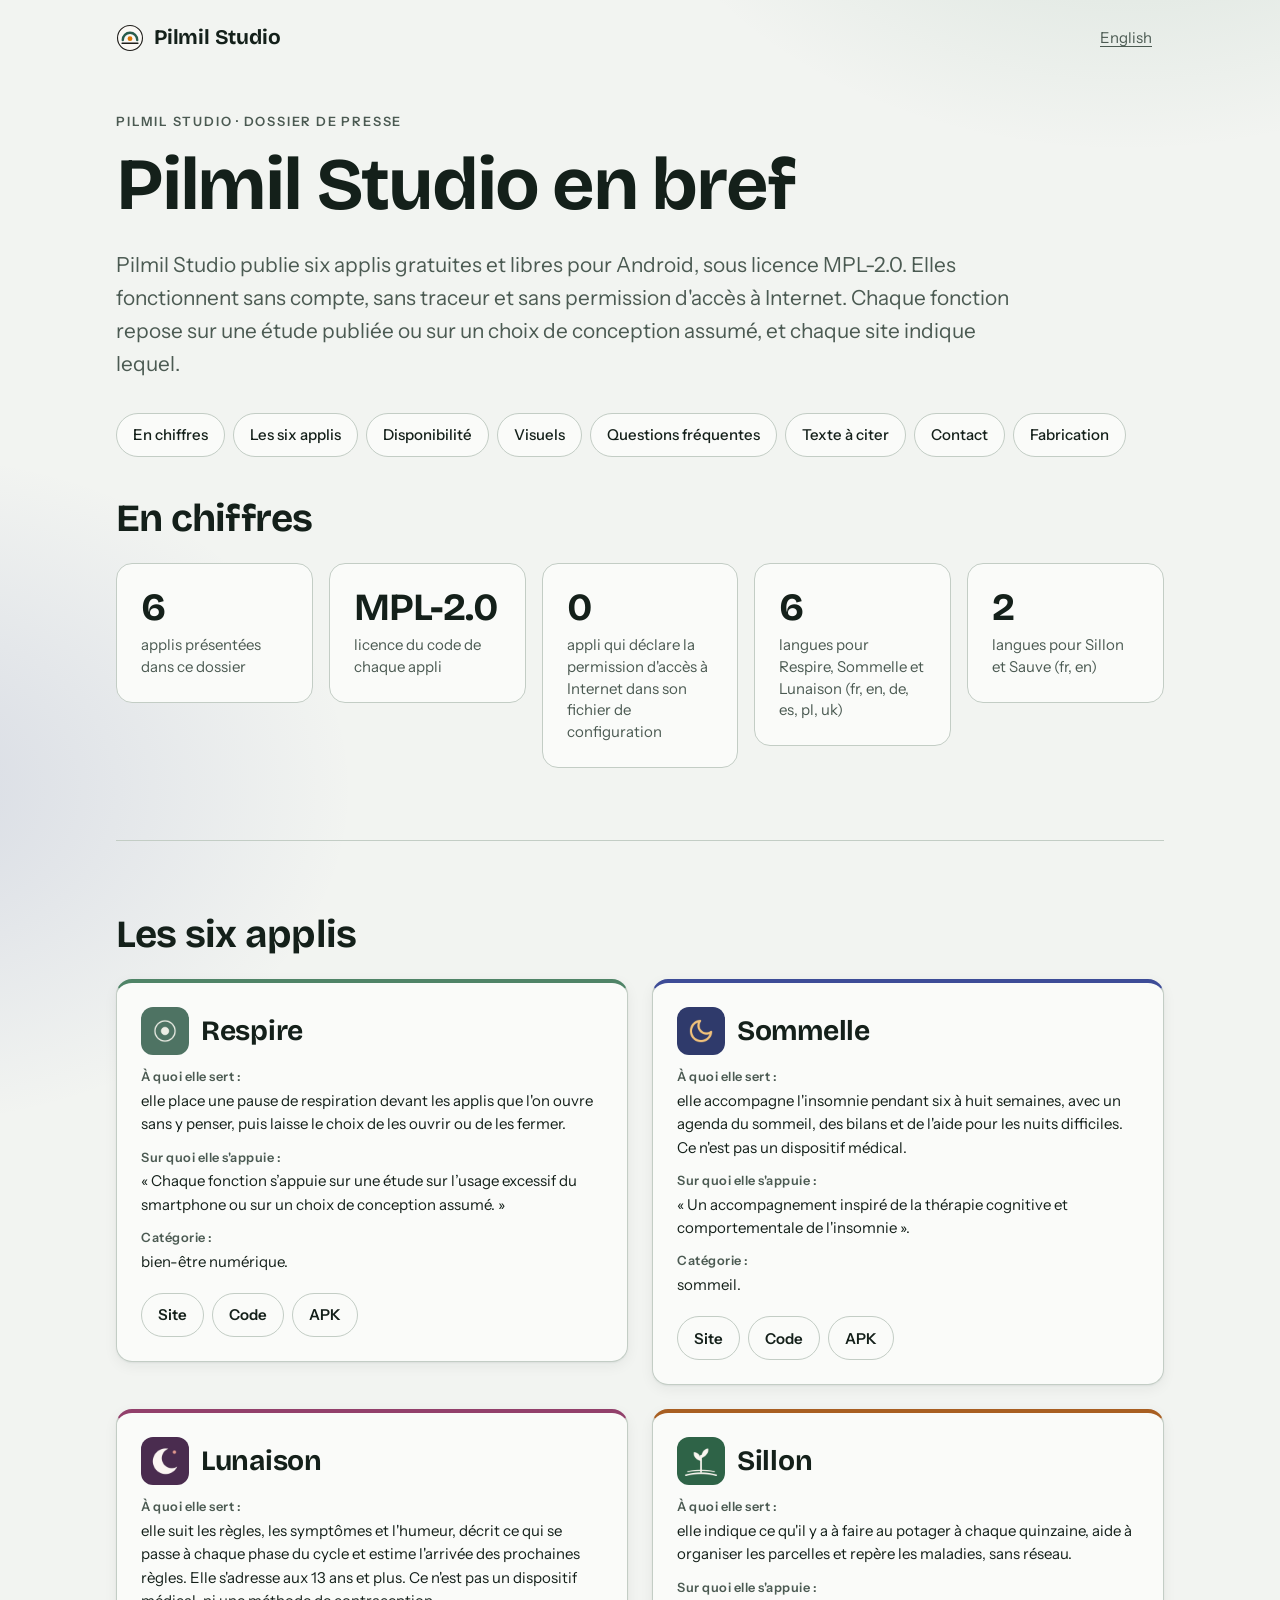
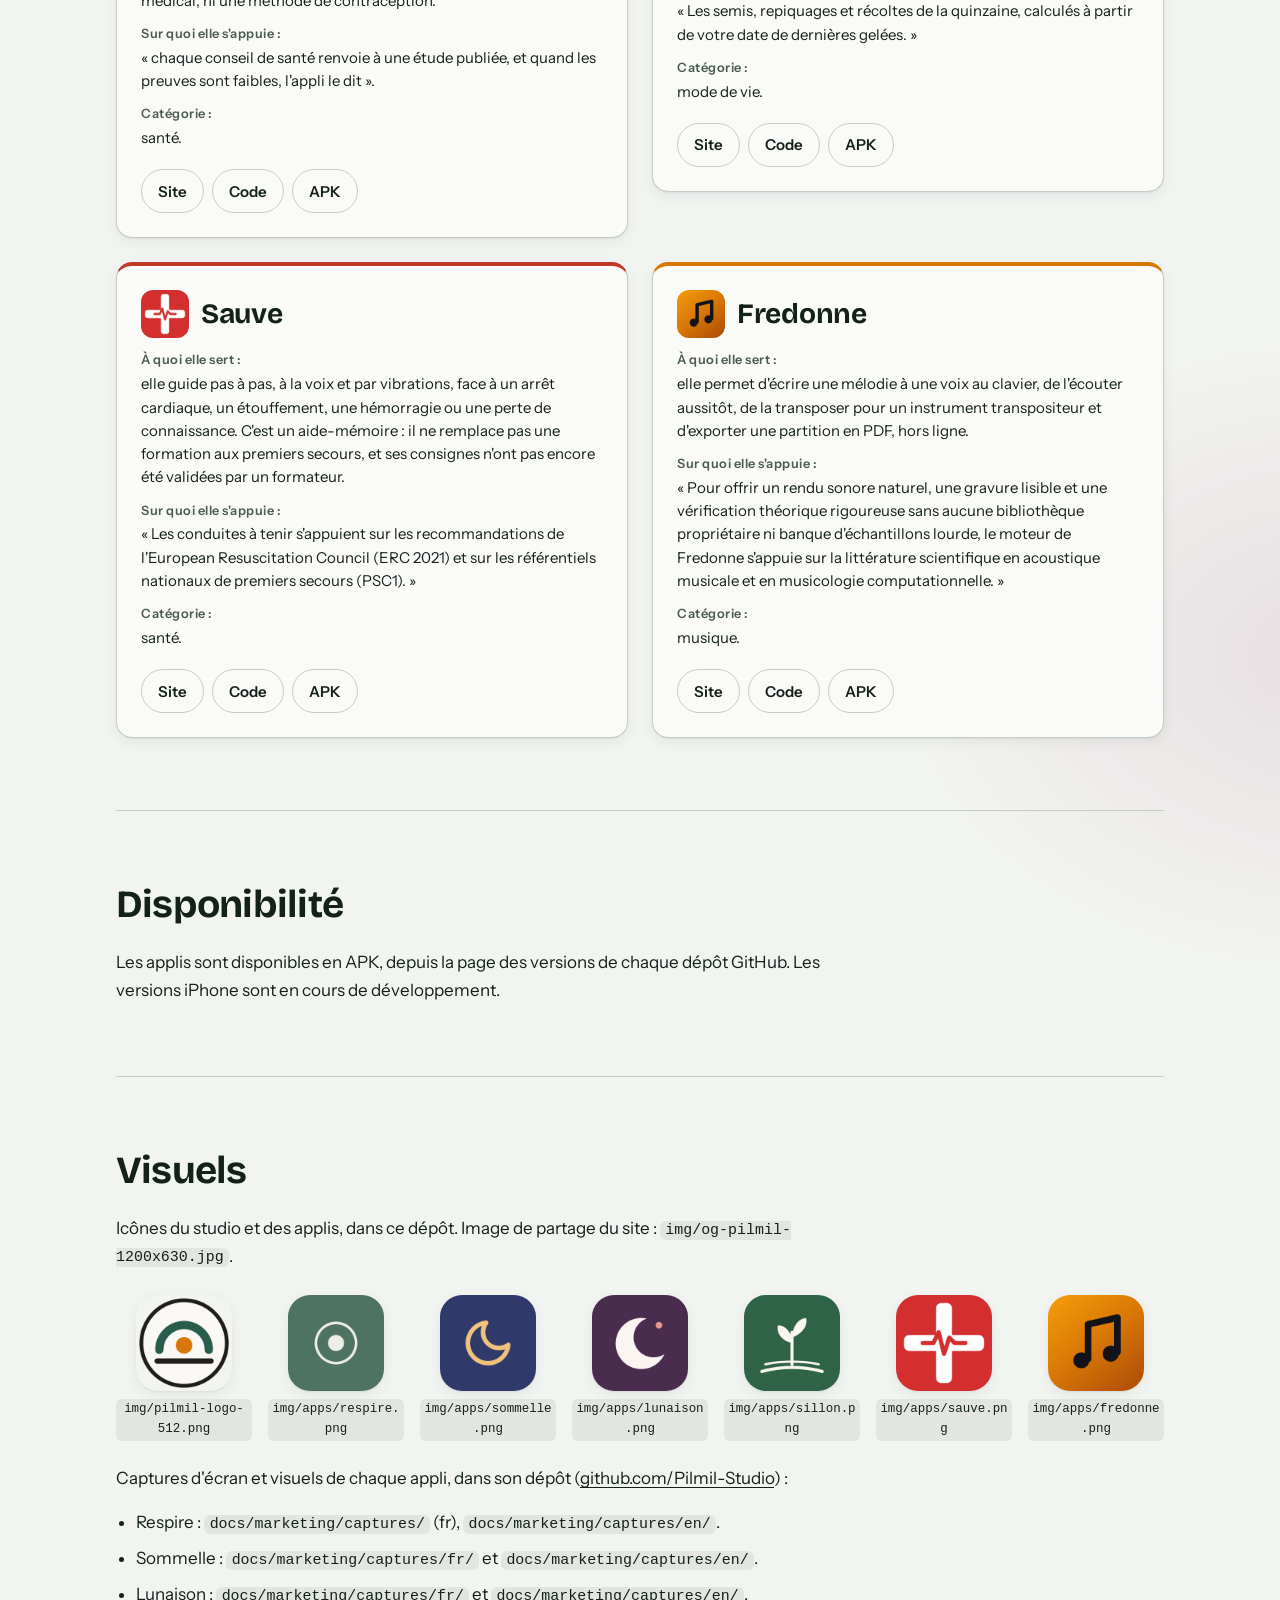
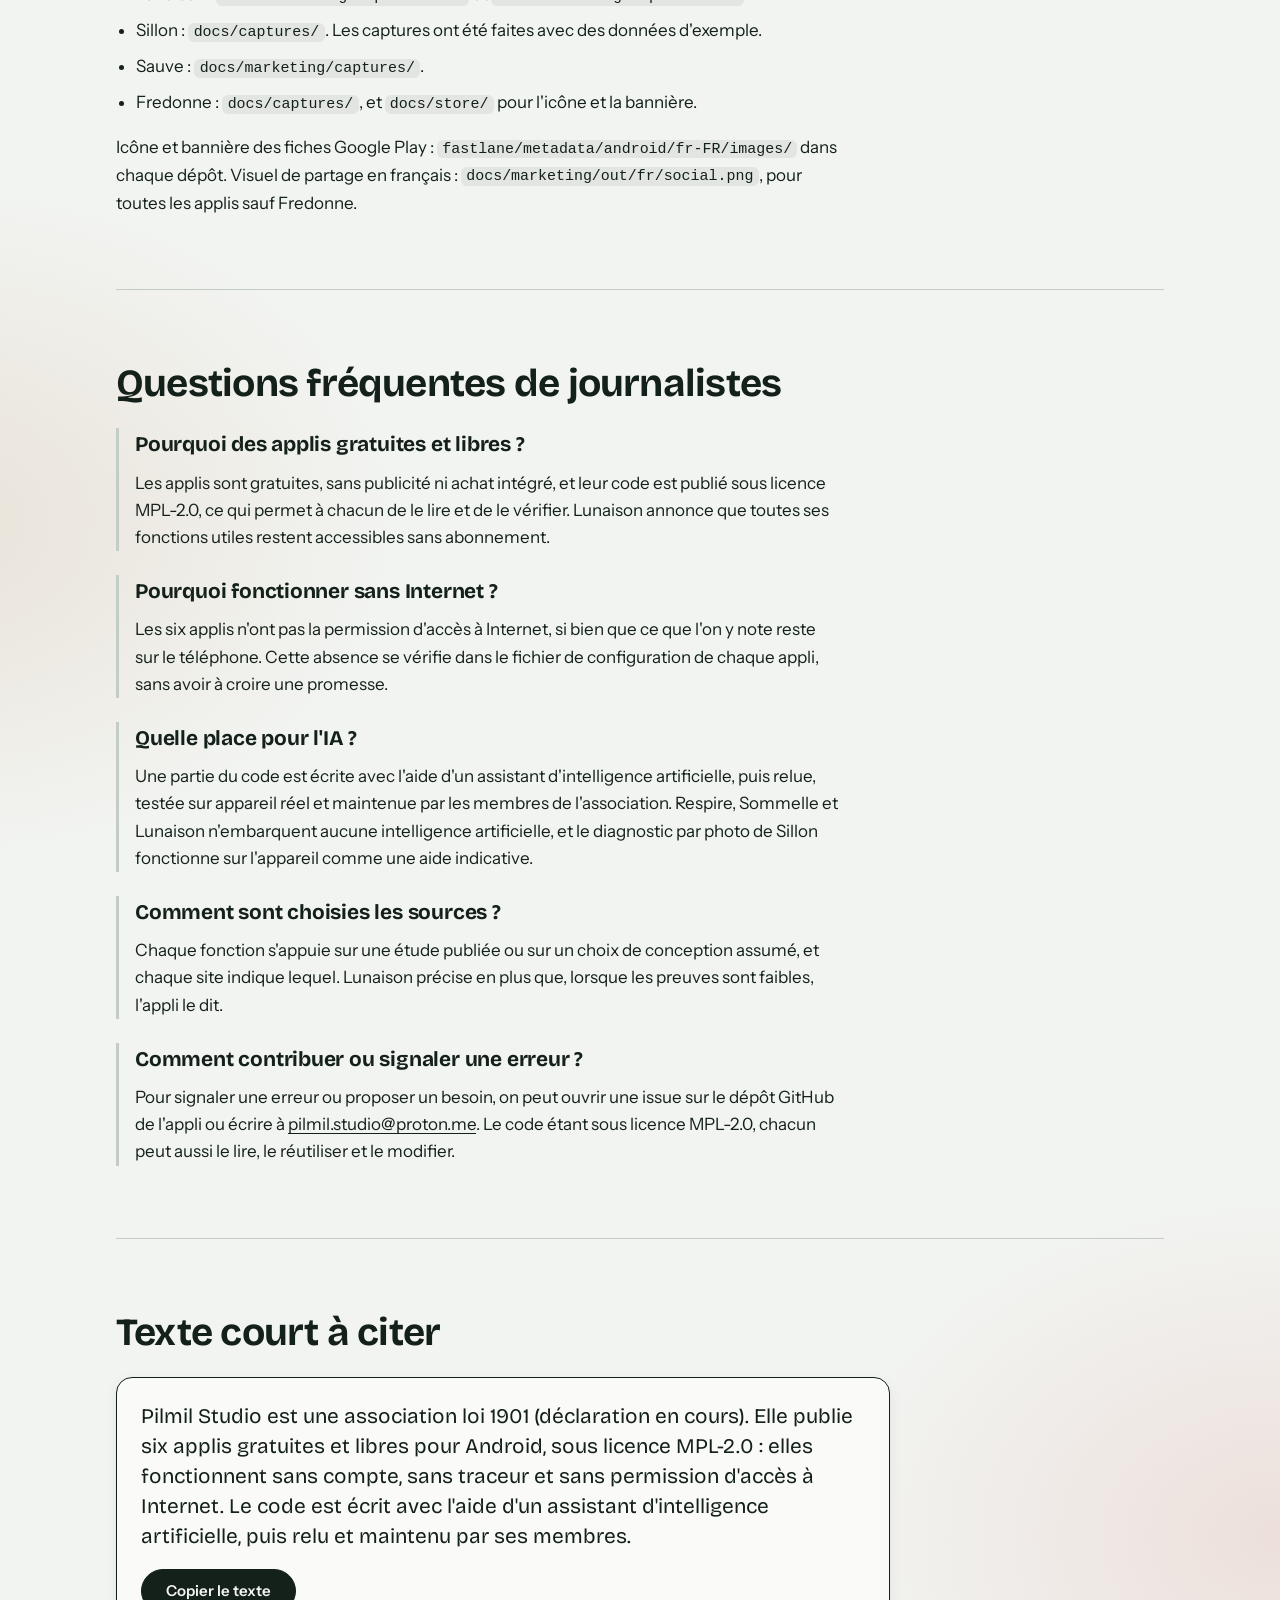
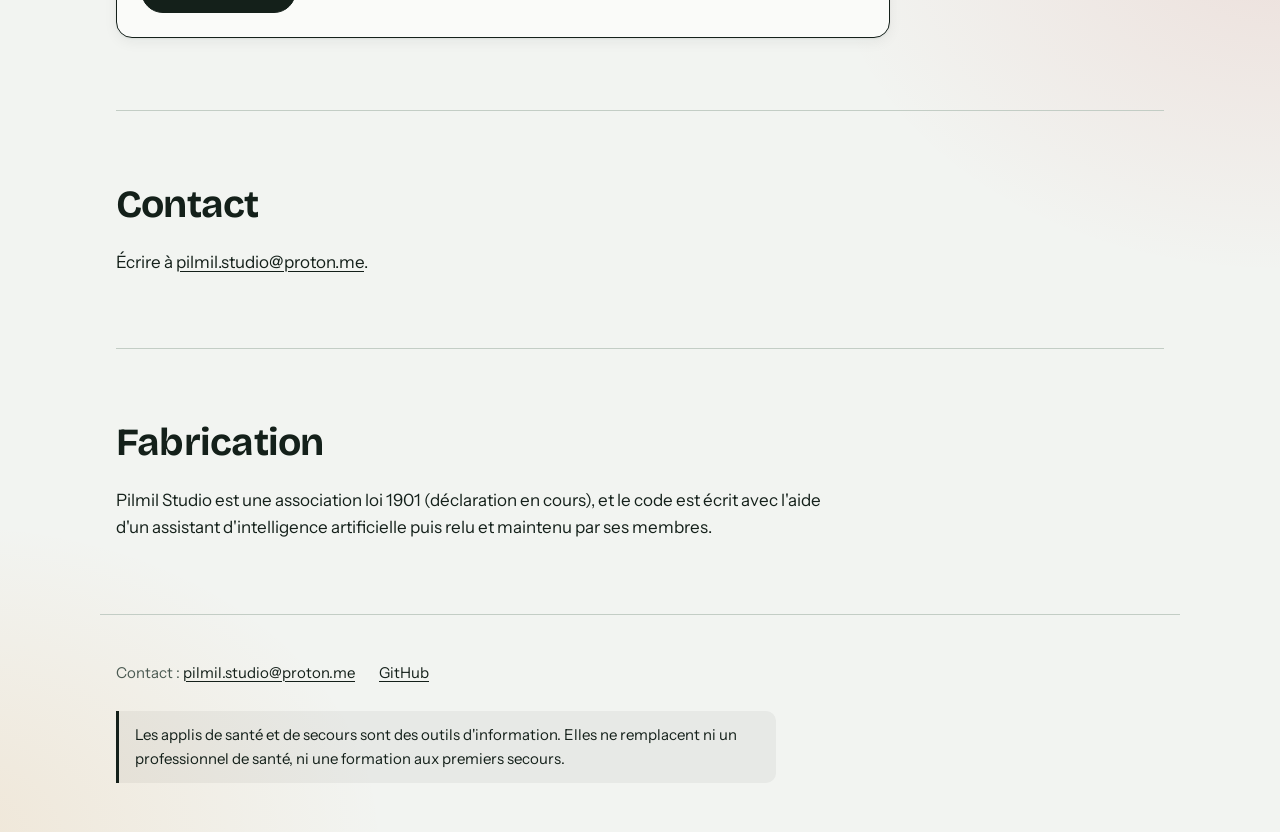
<file: presse.html>
<!doctype html>
<html lang="fr">
<head>
<meta charset="utf-8">
<meta name="viewport" content="width=device-width, initial-scale=1">
<title>Pilmil Studio · Dossier de presse</title>
<meta name="description" content="Dossier de presse de Pilmil Studio : six applis gratuites et libres pour Android, sans compte, sans traceur et sans accès à Internet. Icônes, captures et contact.">
<meta property="og:type" content="website">
<meta property="og:title" content="Pilmil Studio · Dossier de presse">
<meta property="og:description" content="Six applis gratuites et libres pour Android, sans compte ni traceur.">
<link rel="canonical" href="https://pilmil-studio.github.io/presse.html">
<link rel="alternate" hreflang="fr" href="https://pilmil-studio.github.io/presse.html">
<link rel="alternate" hreflang="en" href="https://pilmil-studio.github.io/en/press.html">
<link rel="alternate" hreflang="x-default" href="https://pilmil-studio.github.io/presse.html">
<meta property="og:url" content="https://pilmil-studio.github.io/presse.html">
<meta property="og:site_name" content="Pilmil Studio">
<meta property="og:locale" content="fr_FR">
<meta property="og:locale:alternate" content="en_US">
<meta property="og:image" content="https://pilmil-studio.github.io/img/og-pilmil-1200x630.jpg">
<meta property="og:image:width" content="1200">
<meta property="og:image:height" content="630">
<meta property="og:image:alt" content="Pilmil Studio : applis libres et hors-ligne">
<meta name="twitter:card" content="summary_large_image">
<link rel="icon" href="img/pilmil-ilot.svg" type="image/svg+xml">
<link rel="stylesheet" href="css/home.css">
</head>
<body>
<a class="skip" href="#haut">Aller au contenu</a>
<header class="wrap top">
  <a class="mark" href="./"><img src="img/pilmil-ilot.svg" alt="" width="28" height="28">Pilmil Studio</a>
  <a class="gh" href="en/press.html" lang="en">English</a>
</header>

<main id="haut">
  <section class="wrap hero">
    <p class="kicker">Pilmil Studio · Dossier de presse</p>
    <h1>Pilmil Studio en bref</h1>
    <p class="lead">Pilmil Studio publie six applis gratuites et libres pour Android, sous licence MPL-2.0. Elles fonctionnent sans compte, sans traceur et sans permission d'accès à Internet. Chaque fonction repose sur une étude publiée ou sur un choix de conception assumé, et chaque site indique lequel.</p>
  </section>

  <nav class="wrap toc" aria-label="Sommaire">
    <ul>
      <li><a href="#chiffres">En chiffres</a></li>
      <li><a href="#applis">Les six applis</a></li>
      <li><a href="#disponibilite">Disponibilité</a></li>
      <li><a href="#visuels">Visuels</a></li>
      <li><a href="#faq">Questions fréquentes</a></li>
      <li><a href="#citer">Texte à citer</a></li>
      <li><a href="#contact">Contact</a></li>
      <li><a href="#fabrication">Fabrication</a></li>
    </ul>
  </nav>

  <div class="wrap press">
    <section class="sec" id="chiffres" aria-labelledby="chiffres-titre">
        <h2 id="chiffres-titre">En chiffres</h2>
    <ul class="stats">
      <li><strong>6</strong><span>applis présentées dans ce dossier</span></li>
      <li><strong>MPL-2.0</strong><span>licence du code de chaque appli</span></li>
      <li><strong>0</strong><span>appli qui déclare la permission d'accès à Internet dans son fichier de configuration</span></li>
      <li><strong>6</strong><span>langues pour Respire, Sommelle et Lunaison (fr, en, de, es, pl, uk)</span></li>
      <li><strong>2</strong><span>langues pour Sillon et Sauve (fr, en)</span></li>
    </ul>
    </section>

    <section class="sec" id="applis" aria-labelledby="applis-titre">
        <h2 id="applis-titre">Les six applis</h2>
    <ul class="cards">
      <li class="card c-respire">
        <div class="card-head"><img src="img/apps/respire.png" alt="" width="512" height="512" loading="lazy" decoding="async"><h3>Respire</h3></div>
        <p><strong>À quoi elle sert :</strong> elle place une pause de respiration devant les applis que l'on ouvre sans y penser, puis laisse le choix de les ouvrir ou de les fermer.</p>
        <p><strong>Sur quoi elle s'appuie :</strong> « Chaque fonction s’appuie sur une étude sur l’usage excessif du smartphone ou sur un choix de conception assumé. »</p>
        <p><strong>Catégorie :</strong> bien-être numérique.</p>
        <p class="card-links"><a href="https://pilmil-studio.github.io/respire/fr/">Site</a> <a href="https://github.com/Pilmil-Studio/respire">Code</a> <a href="https://github.com/Pilmil-Studio/respire/releases/latest">APK</a></p>
      </li>
      <li class="card c-sommelle">
        <div class="card-head"><img src="img/apps/sommelle.png" alt="" width="512" height="512" loading="lazy" decoding="async"><h3>Sommelle</h3></div>
        <p><strong>À quoi elle sert :</strong> elle accompagne l'insomnie pendant six à huit semaines, avec un agenda du sommeil, des bilans et de l'aide pour les nuits difficiles. Ce n'est pas un dispositif médical.</p>
        <p><strong>Sur quoi elle s'appuie :</strong> « Un accompagnement inspiré de la thérapie cognitive et comportementale de l'insomnie ».</p>
        <p><strong>Catégorie :</strong> sommeil.</p>
        <p class="card-links"><a href="https://pilmil-studio.github.io/sommelle/">Site</a> <a href="https://github.com/Pilmil-Studio/sommelle">Code</a> <a href="https://github.com/Pilmil-Studio/sommelle/releases/latest">APK</a></p>
      </li>
      <li class="card c-lunaison">
        <div class="card-head"><img src="img/apps/lunaison.png" alt="" width="512" height="512" loading="lazy" decoding="async"><h3>Lunaison</h3></div>
        <p><strong>À quoi elle sert :</strong> elle suit les règles, les symptômes et l'humeur, décrit ce qui se passe à chaque phase du cycle et estime l'arrivée des prochaines règles. Elle s'adresse aux 13 ans et plus. Ce n'est pas un dispositif médical, ni une méthode de contraception.</p>
        <p><strong>Sur quoi elle s'appuie :</strong> « chaque conseil de santé renvoie à une étude publiée, et quand les preuves sont faibles, l'appli le dit ».</p>
        <p><strong>Catégorie :</strong> santé.</p>
        <p class="card-links"><a href="https://pilmil-studio.github.io/lunaison/">Site</a> <a href="https://github.com/Pilmil-Studio/lunaison">Code</a> <a href="https://github.com/Pilmil-Studio/lunaison/releases/latest">APK</a></p>
      </li>
      <li class="card c-sillon">
        <div class="card-head"><img src="img/apps/sillon.png" alt="" width="512" height="512" loading="lazy" decoding="async"><h3>Sillon</h3></div>
        <p><strong>À quoi elle sert :</strong> elle indique ce qu'il y a à faire au potager à chaque quinzaine, aide à organiser les parcelles et repère les maladies, sans réseau.</p>
        <p><strong>Sur quoi elle s'appuie :</strong> « Les semis, repiquages et récoltes de la quinzaine, calculés à partir de votre date de dernières gelées. »</p>
        <p><strong>Catégorie :</strong> mode de vie.</p>
        <p class="card-links"><a href="https://pilmil-studio.github.io/sillon/">Site</a> <a href="https://github.com/Pilmil-Studio/sillon">Code</a> <a href="https://github.com/Pilmil-Studio/sillon/releases/latest">APK</a></p>
      </li>
      <li class="card c-sauve">
        <div class="card-head"><img src="img/apps/sauve.png" alt="" width="512" height="512" loading="lazy" decoding="async"><h3>Sauve</h3></div>
        <p><strong>À quoi elle sert :</strong> elle guide pas à pas, à la voix et par vibrations, face à un arrêt cardiaque, un étouffement, une hémorragie ou une perte de connaissance. C'est un aide-mémoire : il ne remplace pas une formation aux premiers secours, et ses consignes n'ont pas encore été validées par un formateur.</p>
        <p><strong>Sur quoi elle s'appuie :</strong> « Les conduites à tenir s'appuient sur les recommandations de l'European Resuscitation Council (ERC 2021) et sur les référentiels nationaux de premiers secours (PSC1). »</p>
        <p><strong>Catégorie :</strong> santé.</p>
        <p class="card-links"><a href="https://pilmil-studio.github.io/sauve/">Site</a> <a href="https://github.com/Pilmil-Studio/sauve">Code</a> <a href="https://github.com/Pilmil-Studio/sauve/releases/latest">APK</a></p>
      </li>
      <li class="card c-fredonne">
        <div class="card-head"><img src="img/apps/fredonne.png" alt="" width="512" height="512" loading="lazy" decoding="async"><h3>Fredonne</h3></div>
        <p><strong>À quoi elle sert :</strong> elle permet d'écrire une mélodie à une voix au clavier, de l'écouter aussitôt, de la transposer pour un instrument transpositeur et d'exporter une partition en PDF, hors ligne.</p>
        <p><strong>Sur quoi elle s'appuie :</strong> « Pour offrir un rendu sonore naturel, une gravure lisible et une vérification théorique rigoureuse sans aucune bibliothèque propriétaire ni banque d'échantillons lourde, le moteur de Fredonne s'appuie sur la littérature scientifique en acoustique musicale et en musicologie computationnelle. »</p>
        <p><strong>Catégorie :</strong> musique.</p>
        <p class="card-links"><a href="https://pilmil-studio.github.io/fredonne/">Site</a> <a href="https://github.com/Pilmil-Studio/fredonne">Code</a> <a href="https://github.com/Pilmil-Studio/fredonne/releases/latest">APK</a></p>
      </li>
    </ul>
    </section>

    <section class="sec" id="disponibilite" aria-labelledby="disponibilite-titre">
        <h2 id="disponibilite-titre">Disponibilité</h2>
    <div class="prose">
      <p>Les applis sont disponibles en APK, depuis la page des versions de chaque dépôt GitHub. Les versions iPhone sont en cours de développement.</p>
    </div>
    </section>

    <section class="sec" id="visuels" aria-labelledby="visuels-titre">
        <h2 id="visuels-titre">Visuels</h2>
    <div class="prose">
      <p>Icônes du studio et des applis, dans ce dépôt. Image de partage du site : <code>img/og-pilmil-1200x630.jpg</code>.</p>
    </div>
    <ul class="icons">
        <li><img src="img/pilmil-logo-512.png" alt="Icône du studio" width="512" height="512" loading="lazy" decoding="async"><code>img/pilmil-logo-512.png</code></li>
        <li><img src="img/apps/respire.png" alt="Icône de Respire" width="512" height="512" loading="lazy" decoding="async"><code>img/apps/respire.png</code></li>
        <li><img src="img/apps/sommelle.png" alt="Icône de Sommelle" width="512" height="512" loading="lazy" decoding="async"><code>img/apps/sommelle.png</code></li>
        <li><img src="img/apps/lunaison.png" alt="Icône de Lunaison" width="512" height="512" loading="lazy" decoding="async"><code>img/apps/lunaison.png</code></li>
        <li><img src="img/apps/sillon.png" alt="Icône de Sillon" width="512" height="512" loading="lazy" decoding="async"><code>img/apps/sillon.png</code></li>
        <li><img src="img/apps/sauve.png" alt="Icône de Sauve" width="512" height="512" loading="lazy" decoding="async"><code>img/apps/sauve.png</code></li>
        <li><img src="img/apps/fredonne.png" alt="Icône de Fredonne" width="512" height="512" loading="lazy" decoding="async"><code>img/apps/fredonne.png</code></li>
    </ul>
    <div class="prose">
      <p>Captures d'écran et visuels de chaque appli, dans son dépôt (<a href="https://github.com/Pilmil-Studio">github.com/Pilmil-Studio</a>) :</p>
      <ul class="paths">
        <li>Respire : <code>docs/marketing/captures/</code> (fr), <code>docs/marketing/captures/en/</code>.</li>
        <li>Sommelle : <code>docs/marketing/captures/fr/</code> et <code>docs/marketing/captures/en/</code>.</li>
        <li>Lunaison : <code>docs/marketing/captures/fr/</code> et <code>docs/marketing/captures/en/</code>.</li>
        <li>Sillon : <code>docs/captures/</code>. Les captures ont été faites avec des données d'exemple.</li>
        <li>Sauve : <code>docs/marketing/captures/</code>.</li>
        <li>Fredonne : <code>docs/captures/</code>, et <code>docs/store/</code> pour l'icône et la bannière.</li>
      </ul>
      <p>Icône et bannière des fiches Google Play : <code>fastlane/metadata/android/fr-FR/images/</code> dans chaque dépôt. Visuel de partage en français : <code>docs/marketing/out/fr/social.png</code>, pour toutes les applis sauf Fredonne.</p>
    </div>
    </section>

    <section class="sec" id="faq" aria-labelledby="faq-titre">
        <h2 id="faq-titre">Questions fréquentes de journalistes</h2>
    <div class="faq">
      <div>
        <h3>Pourquoi des applis gratuites et libres ?</h3>
        <p>Les applis sont gratuites, sans publicité ni achat intégré, et leur code est publié sous licence MPL-2.0, ce qui permet à chacun de le lire et de le vérifier. Lunaison annonce que toutes ses fonctions utiles restent accessibles sans abonnement.</p>
      </div>
      <div>
        <h3>Pourquoi fonctionner sans Internet ?</h3>
        <p>Les six applis n'ont pas la permission d'accès à Internet, si bien que ce que l'on y note reste sur le téléphone. Cette absence se vérifie dans le fichier de configuration de chaque appli, sans avoir à croire une promesse.</p>
      </div>
      <div>
        <h3>Quelle place pour l'IA ?</h3>
        <p>Une partie du code est écrite avec l'aide d'un assistant d'intelligence artificielle, puis relue, testée sur appareil réel et maintenue par les membres de l'association. Respire, Sommelle et Lunaison n'embarquent aucune intelligence artificielle, et le diagnostic par photo de Sillon fonctionne sur l'appareil comme une aide indicative.</p>
      </div>
      <div>
        <h3>Comment sont choisies les sources ?</h3>
        <p>Chaque fonction s'appuie sur une étude publiée ou sur un choix de conception assumé, et chaque site indique lequel. Lunaison précise en plus que, lorsque les preuves sont faibles, l'appli le dit.</p>
      </div>
      <div>
        <h3>Comment contribuer ou signaler une erreur ?</h3>
        <p>Pour signaler une erreur ou proposer un besoin, on peut ouvrir une issue sur le dépôt GitHub de l'appli ou écrire à <a href="mailto:pilmil.studio@proton.me">pilmil.studio@proton.me</a>. Le code étant sous licence MPL-2.0, chacun peut aussi le lire, le réutiliser et le modifier.</p>
      </div>
    </div>
    </section>

    <section class="sec" id="citer" aria-labelledby="citer-titre">
        <h2 id="citer-titre">Texte court à citer</h2>
    <blockquote class="quote" data-copy="Copier le texte" data-done="Texte copié">
      <p>Pilmil Studio est une association loi 1901 (déclaration en cours). Elle publie six applis gratuites et libres pour Android, sous licence MPL-2.0 : elles fonctionnent sans compte, sans traceur et sans permission d'accès à Internet. Le code est écrit avec l'aide d'un assistant d'intelligence artificielle, puis relu et maintenu par ses membres.</p>
    </blockquote>
    </section>

    <section class="sec" id="contact" aria-labelledby="contact-titre">
        <h2 id="contact-titre">Contact</h2>
    <div class="prose">
      <p>Écrire à <a href="mailto:pilmil.studio@proton.me">pilmil.studio@proton.me</a>.</p>
    </div>
    </section>

    <section class="sec" id="fabrication" aria-labelledby="fabrication-titre">
        <h2 id="fabrication-titre">Fabrication</h2>
    <div class="prose">
      <p>Pilmil Studio est une association loi 1901 (déclaration en cours), et le code est écrit avec l'aide d'un assistant d'intelligence artificielle puis relu et maintenu par ses membres.</p>
    </div>
    </section>
  </div>
</main>

<footer class="wrap foot">
  <p class="foot-links"><span>Contact : <a href="mailto:pilmil.studio@proton.me">pilmil.studio@proton.me</a></span> <a href="https://github.com/Pilmil-Studio">GitHub</a></p>
  <p class="warn">Les applis de santé et de secours sont des outils d'information. Elles ne remplacent ni un professionnel de santé, ni une formation aux premiers secours.</p>
</footer>
<script>
/* Bouton de copie : ajouté seulement si le navigateur sait copier ; sans lui, le texte reste sélectionnable d'un clic. */
(function(){var q=document.querySelector('.quote');if(!q||!navigator.clipboard)return;var b=document.createElement('button');b.type='button';b.className='copy-btn';b.textContent=q.dataset.copy;b.addEventListener('click',function(){navigator.clipboard.writeText(q.querySelector('p').textContent.trim()).then(function(){b.textContent=q.dataset.done;setTimeout(function(){b.textContent=q.dataset.copy},2000)})});q.appendChild(b)})();
</script>
</body>
</html>
</file>
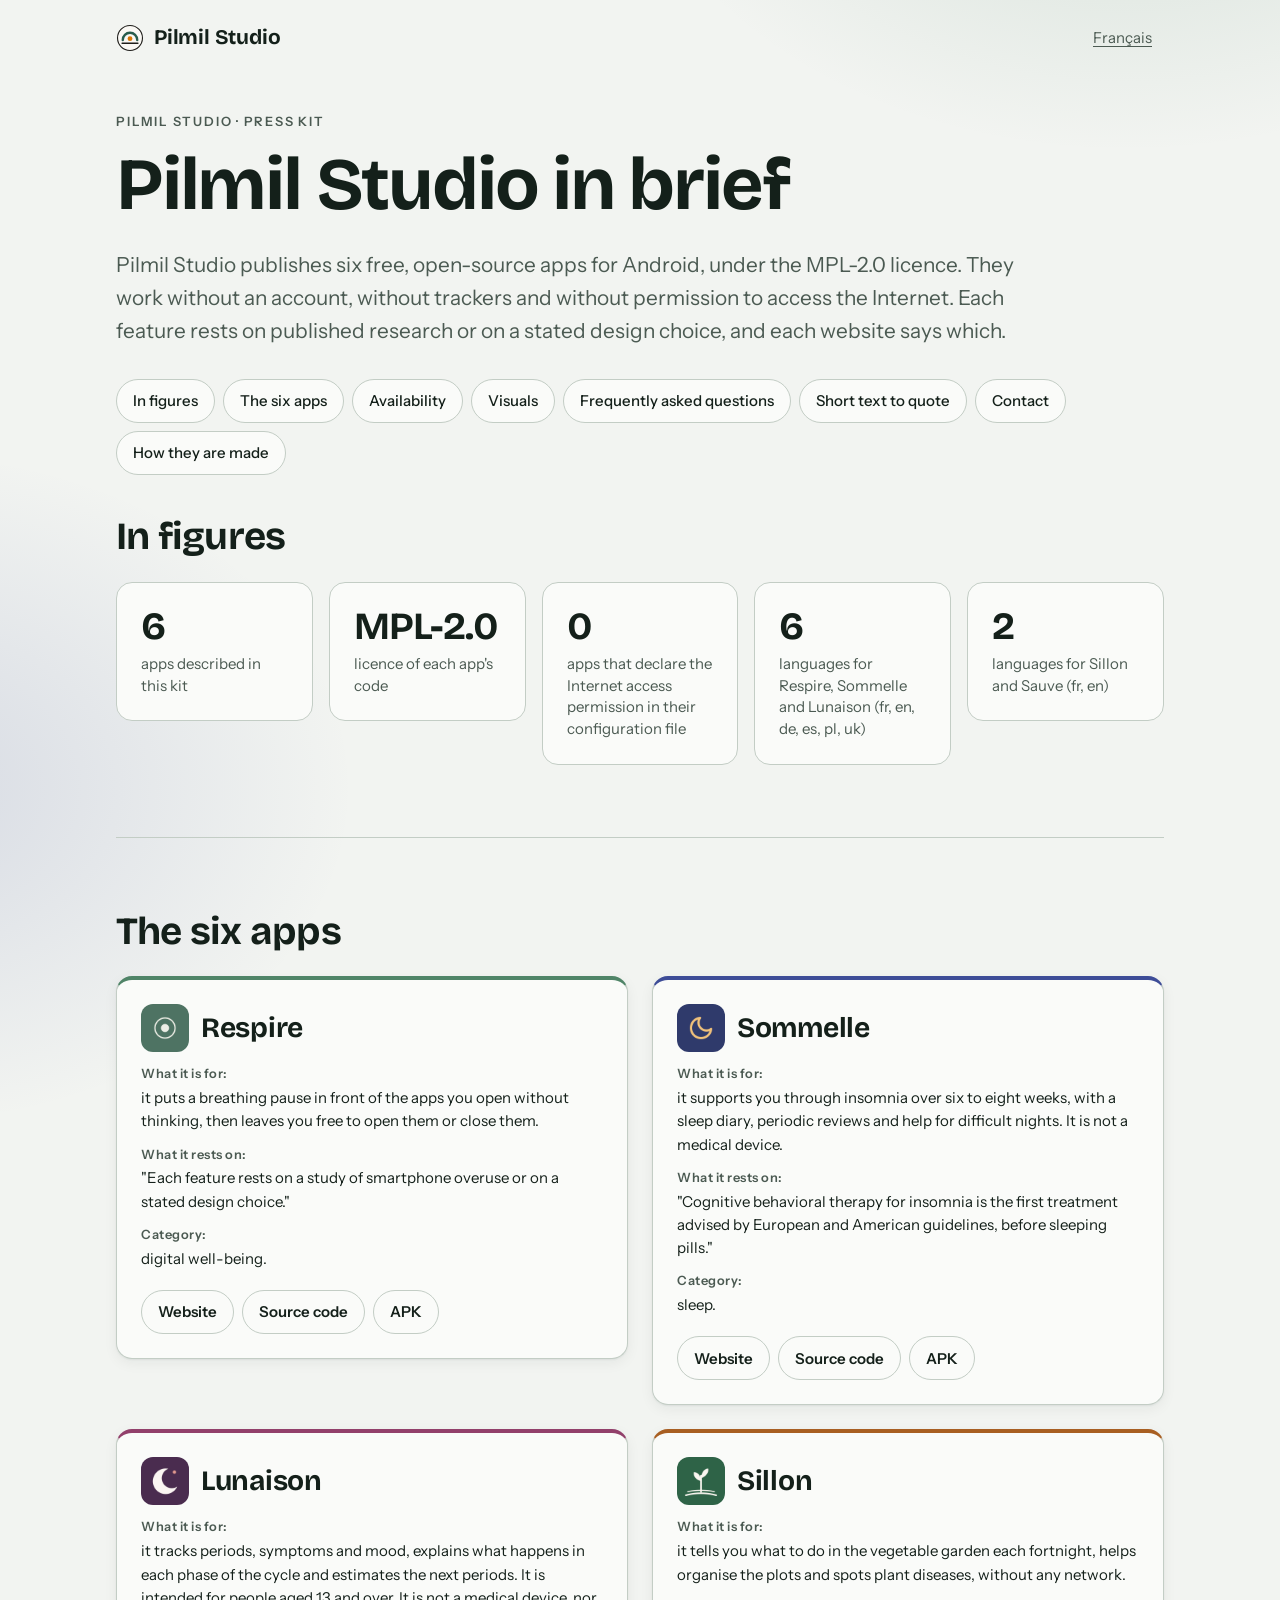
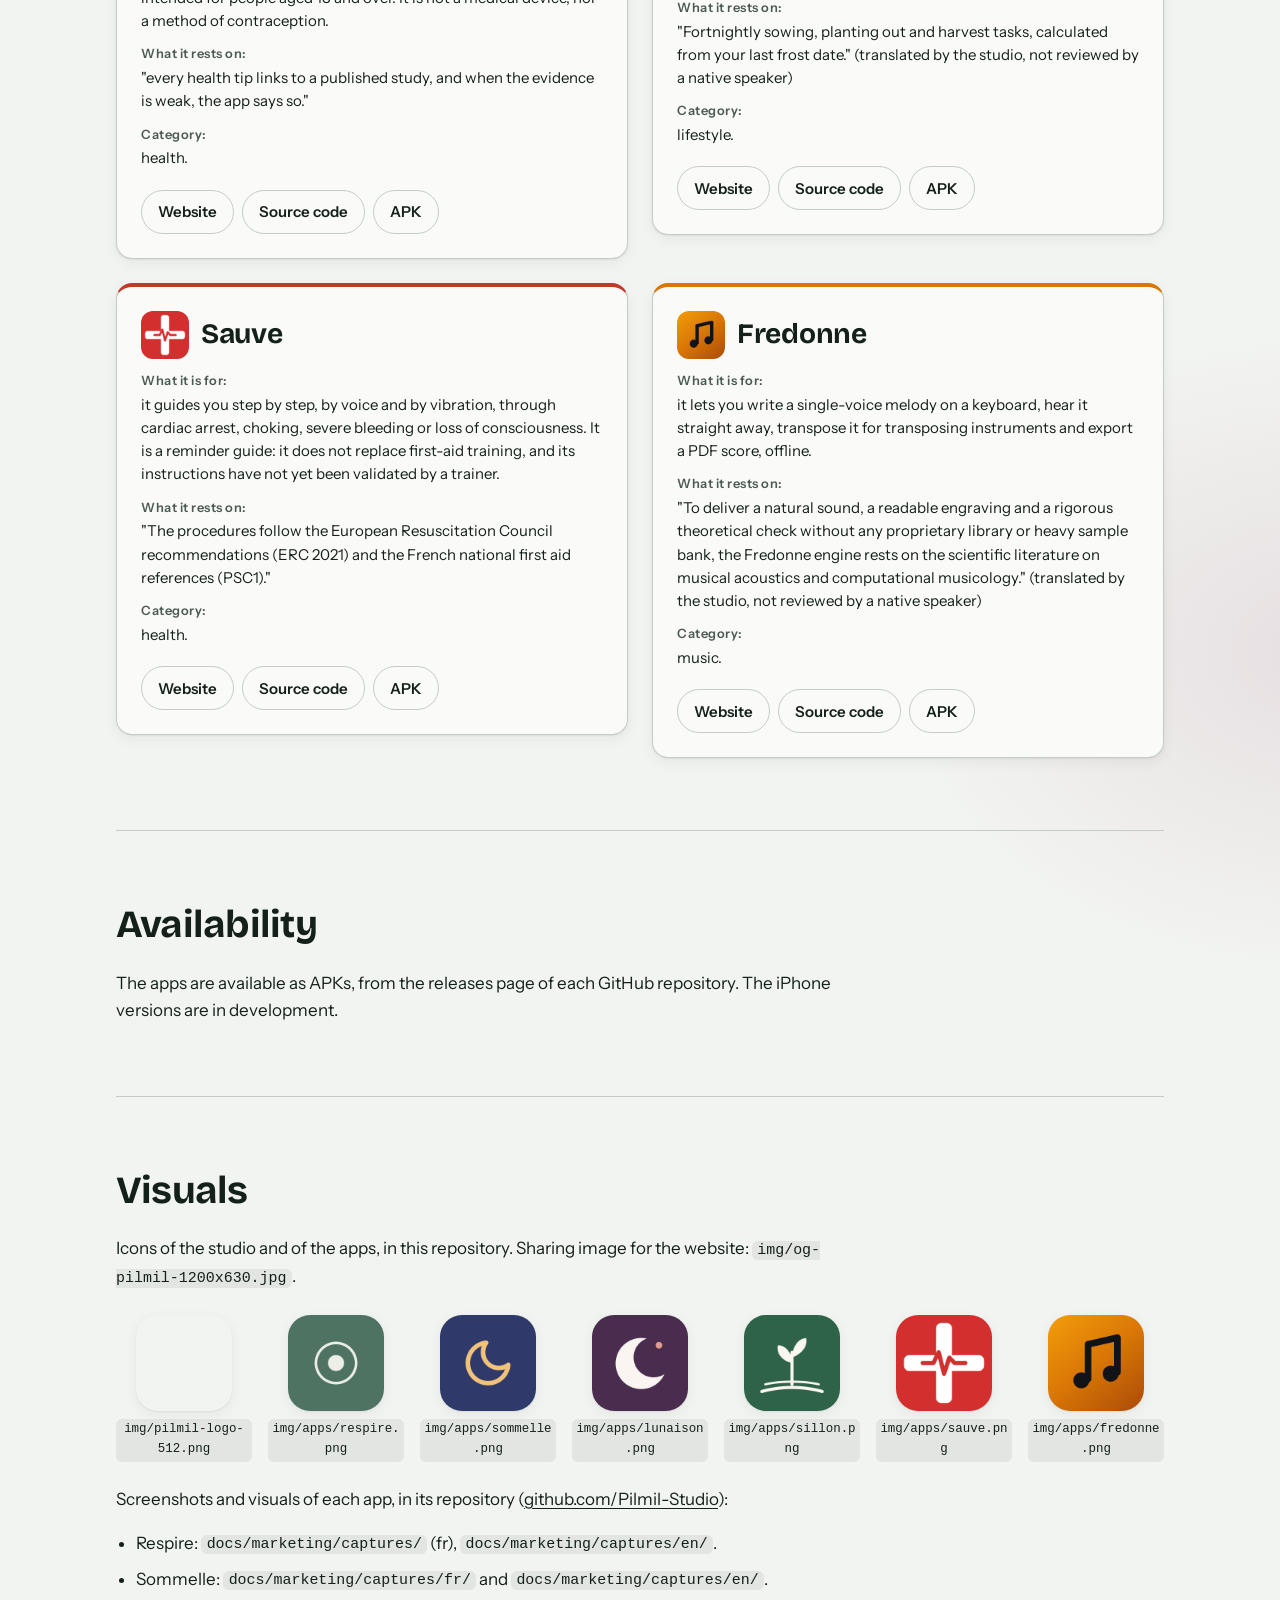
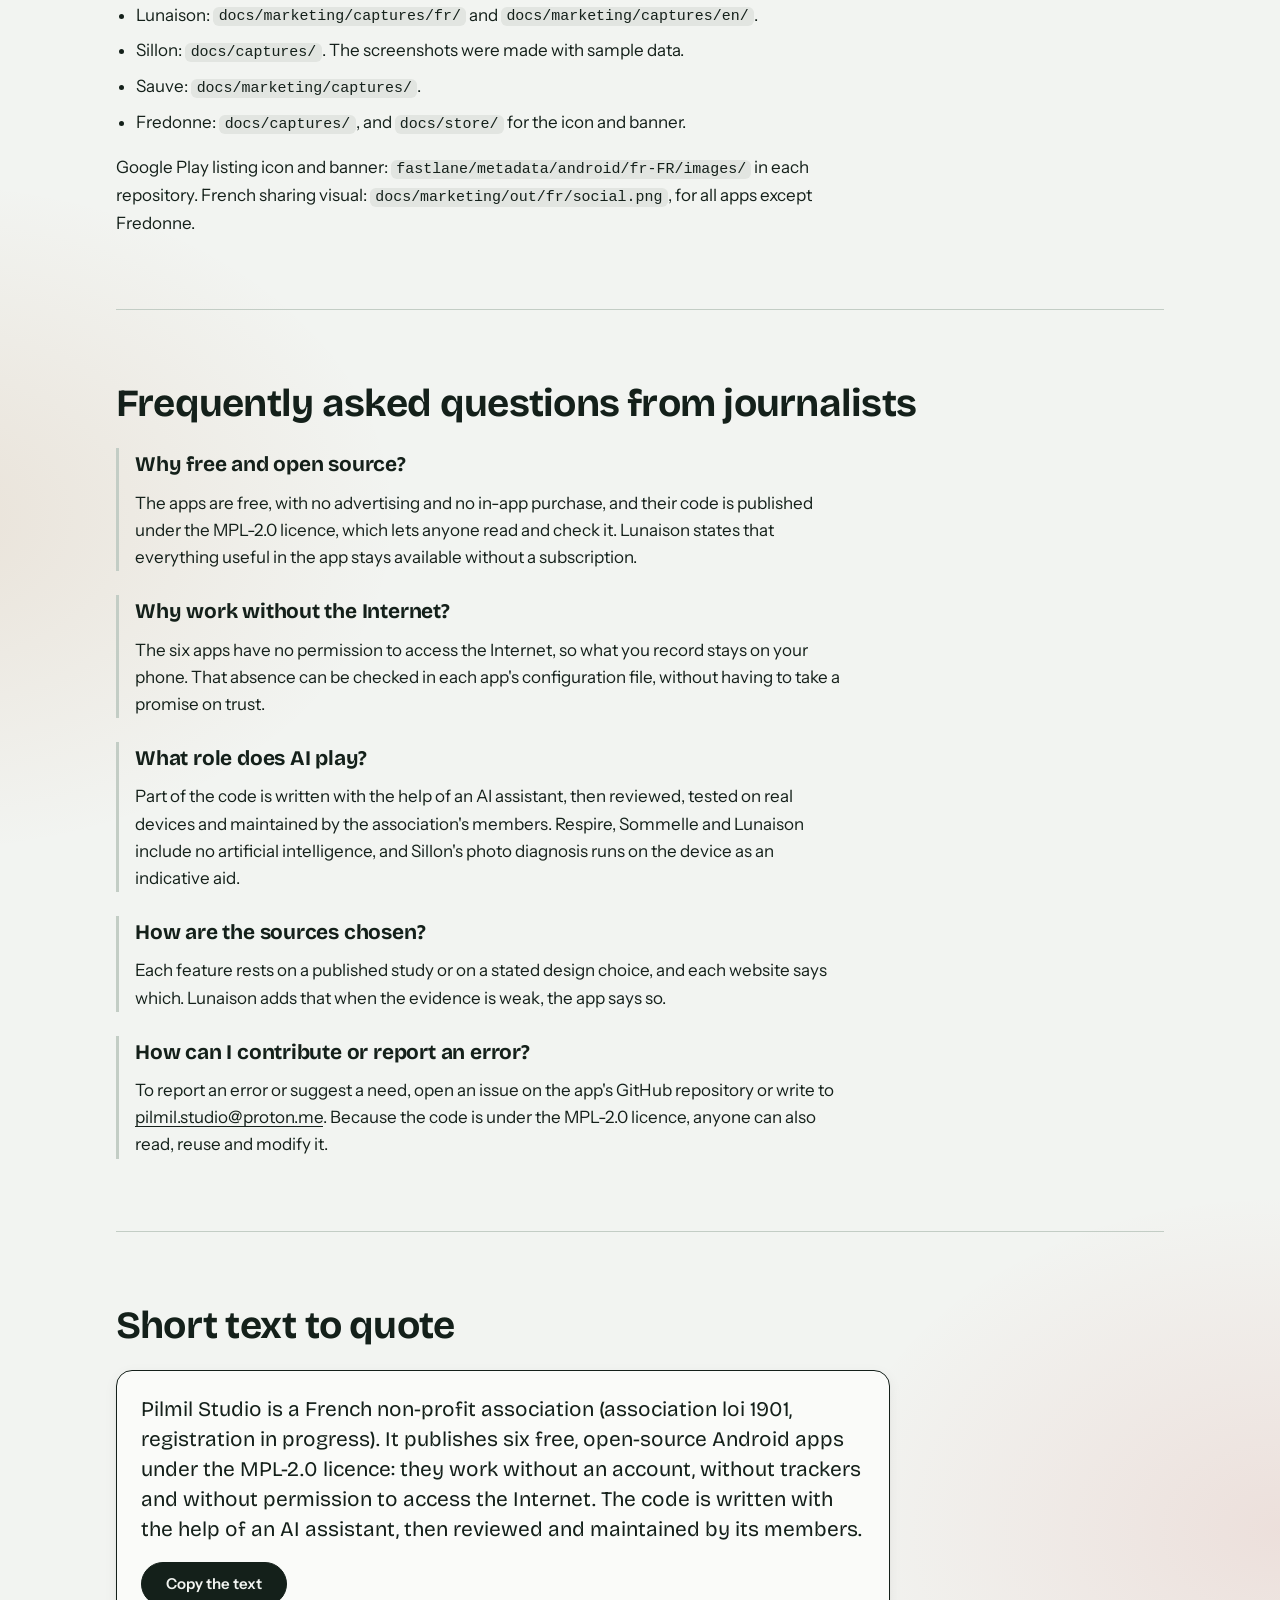
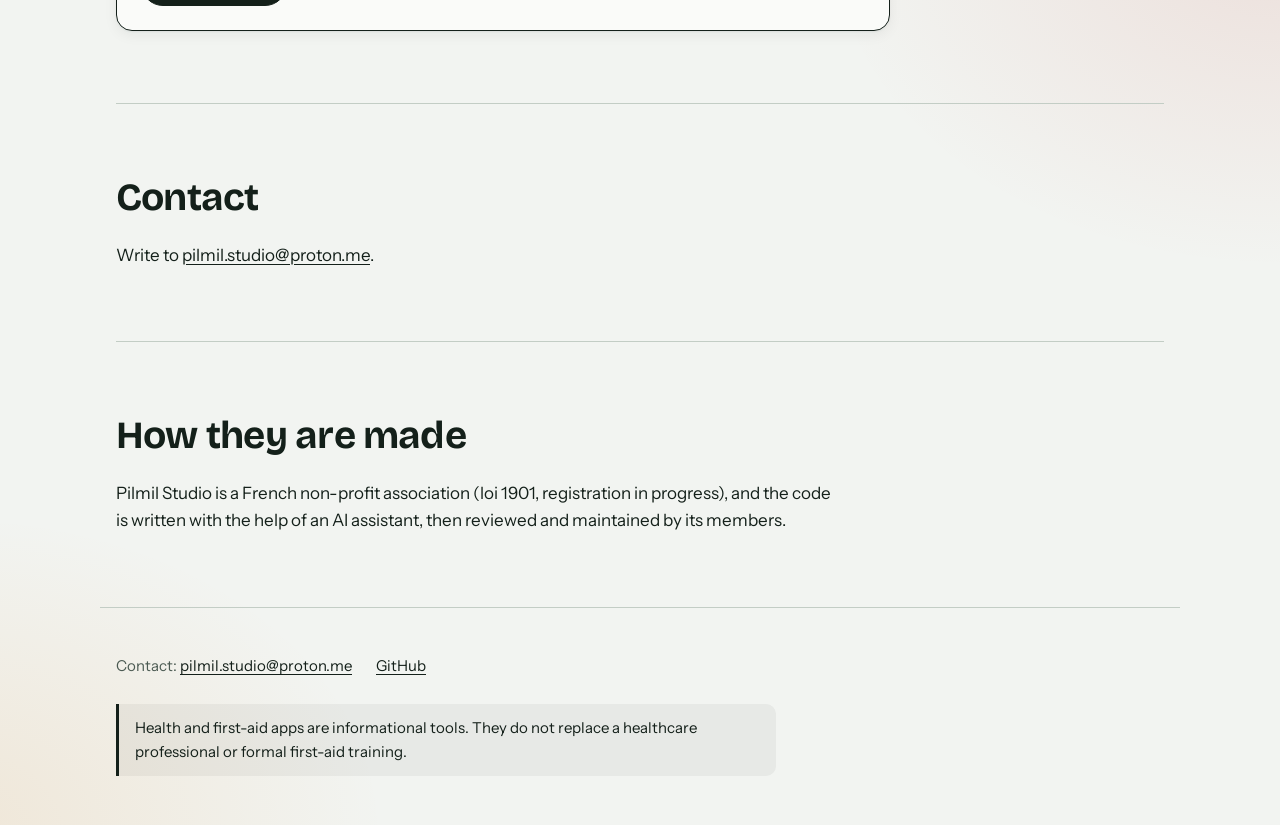
<file: en/press.html>
<!doctype html>
<html lang="en">
<head>
<meta charset="utf-8">
<meta name="viewport" content="width=device-width, initial-scale=1">
<title>Pilmil Studio · Press kit</title>
<meta name="description" content="Press kit for Pilmil Studio: six free and open-source apps for Android, with no account, no trackers and no Internet access. Icons, screenshots and contact.">
<meta property="og:type" content="website">
<meta property="og:title" content="Pilmil Studio · Press kit">
<meta property="og:description" content="Six free and open-source apps for Android, with no account and no trackers.">
<link rel="canonical" href="https://pilmil-studio.github.io/en/press.html">
<link rel="alternate" hreflang="fr" href="https://pilmil-studio.github.io/presse.html">
<link rel="alternate" hreflang="en" href="https://pilmil-studio.github.io/en/press.html">
<link rel="alternate" hreflang="x-default" href="https://pilmil-studio.github.io/presse.html">
<meta property="og:url" content="https://pilmil-studio.github.io/en/press.html">
<meta property="og:site_name" content="Pilmil Studio">
<meta property="og:locale" content="en_US">
<meta property="og:locale:alternate" content="fr_FR">
<meta property="og:image" content="https://pilmil-studio.github.io/img/og-pilmil-1200x630.jpg">
<meta property="og:image:width" content="1200">
<meta property="og:image:height" content="630">
<meta property="og:image:alt" content="Pilmil Studio: free, open-source, offline apps">
<meta name="twitter:card" content="summary_large_image">
<link rel="icon" href="../img/pilmil-ilot.svg" type="image/svg+xml">
<link rel="stylesheet" href="../css/home.css">
</head>
<body>
<a class="skip" href="#top">Skip to content</a>
<header class="wrap top">
  <a class="mark" href="./"><img src="../img/pilmil-ilot.svg" alt="" width="28" height="28">Pilmil Studio</a>
  <a class="gh" href="../presse.html" lang="fr">Français</a>
</header>

<main id="top">
  <section class="wrap hero">
    <p class="kicker">Pilmil Studio · Press kit</p>
    <h1>Pilmil Studio in brief</h1>
    <p class="lead">Pilmil Studio publishes six free, open-source apps for Android, under the MPL-2.0 licence. They work without an account, without trackers and without permission to access the Internet. Each feature rests on published research or on a stated design choice, and each website says which.</p>
  </section>

  <nav class="wrap toc" aria-label="Contents">
    <ul>
      <li><a href="#chiffres">In figures</a></li>
      <li><a href="#applis">The six apps</a></li>
      <li><a href="#disponibilite">Availability</a></li>
      <li><a href="#visuels">Visuals</a></li>
      <li><a href="#faq">Frequently asked questions</a></li>
      <li><a href="#citer">Short text to quote</a></li>
      <li><a href="#contact">Contact</a></li>
      <li><a href="#fabrication">How they are made</a></li>
    </ul>
  </nav>

  <div class="wrap press">
    <section class="sec" id="chiffres" aria-labelledby="chiffres-titre">
        <h2 id="chiffres-titre">In figures</h2>
    <ul class="stats">
      <li><strong>6</strong><span>apps described in this kit</span></li>
      <li><strong>MPL-2.0</strong><span>licence of each app's code</span></li>
      <li><strong>0</strong><span>apps that declare the Internet access permission in their configuration file</span></li>
      <li><strong>6</strong><span>languages for Respire, Sommelle and Lunaison (fr, en, de, es, pl, uk)</span></li>
      <li><strong>2</strong><span>languages for Sillon and Sauve (fr, en)</span></li>
    </ul>
    </section>

    <section class="sec" id="applis" aria-labelledby="applis-titre">
        <h2 id="applis-titre">The six apps</h2>
    <ul class="cards">
      <li class="card c-respire">
        <div class="card-head"><img src="../img/apps/respire.png" alt="" width="512" height="512" loading="lazy" decoding="async"><h3>Respire</h3></div>
        <p><strong>What it is for:</strong> it puts a breathing pause in front of the apps you open without thinking, then leaves you free to open them or close them.</p>
        <p><strong>What it rests on:</strong> "Each feature rests on a study of smartphone overuse or on a stated design choice."</p>
        <p><strong>Category:</strong> digital well-being.</p>
        <p class="card-links"><a href="https://pilmil-studio.github.io/respire/">Website</a> <a href="https://github.com/Pilmil-Studio/respire">Source code</a> <a href="https://github.com/Pilmil-Studio/respire/releases/latest">APK</a></p>
      </li>
      <li class="card c-sommelle">
        <div class="card-head"><img src="../img/apps/sommelle.png" alt="" width="512" height="512" loading="lazy" decoding="async"><h3>Sommelle</h3></div>
        <p><strong>What it is for:</strong> it supports you through insomnia over six to eight weeks, with a sleep diary, periodic reviews and help for difficult nights. It is not a medical device.</p>
        <p><strong>What it rests on:</strong> "Cognitive behavioral therapy for insomnia is the first treatment advised by European and American guidelines, before sleeping pills."</p>
        <p><strong>Category:</strong> sleep.</p>
        <p class="card-links"><a href="https://pilmil-studio.github.io/sommelle/en/">Website</a> <a href="https://github.com/Pilmil-Studio/sommelle">Source code</a> <a href="https://github.com/Pilmil-Studio/sommelle/releases/latest">APK</a></p>
      </li>
      <li class="card c-lunaison">
        <div class="card-head"><img src="../img/apps/lunaison.png" alt="" width="512" height="512" loading="lazy" decoding="async"><h3>Lunaison</h3></div>
        <p><strong>What it is for:</strong> it tracks periods, symptoms and mood, explains what happens in each phase of the cycle and estimates the next periods. It is intended for people aged 13 and over. It is not a medical device, nor a method of contraception.</p>
        <p><strong>What it rests on:</strong> "every health tip links to a published study, and when the evidence is weak, the app says so."</p>
        <p><strong>Category:</strong> health.</p>
        <p class="card-links"><a href="https://pilmil-studio.github.io/lunaison/en/">Website</a> <a href="https://github.com/Pilmil-Studio/lunaison">Source code</a> <a href="https://github.com/Pilmil-Studio/lunaison/releases/latest">APK</a></p>
      </li>
      <li class="card c-sillon">
        <div class="card-head"><img src="../img/apps/sillon.png" alt="" width="512" height="512" loading="lazy" decoding="async"><h3>Sillon</h3></div>
        <p><strong>What it is for:</strong> it tells you what to do in the vegetable garden each fortnight, helps organise the plots and spots plant diseases, without any network.</p>
        <p><strong>What it rests on:</strong> "Fortnightly sowing, planting out and harvest tasks, calculated from your last frost date." (translated by the studio, not reviewed by a native speaker)</p>
        <p><strong>Category:</strong> lifestyle.</p>
        <p class="card-links"><a href="https://pilmil-studio.github.io/sillon/">Website</a> <a href="https://github.com/Pilmil-Studio/sillon">Source code</a> <a href="https://github.com/Pilmil-Studio/sillon/releases/latest">APK</a></p>
      </li>
      <li class="card c-sauve">
        <div class="card-head"><img src="../img/apps/sauve.png" alt="" width="512" height="512" loading="lazy" decoding="async"><h3>Sauve</h3></div>
        <p><strong>What it is for:</strong> it guides you step by step, by voice and by vibration, through cardiac arrest, choking, severe bleeding or loss of consciousness. It is a reminder guide: it does not replace first-aid training, and its instructions have not yet been validated by a trainer.</p>
        <p><strong>What it rests on:</strong> "The procedures follow the European Resuscitation Council recommendations (ERC 2021) and the French national first aid references (PSC1)."</p>
        <p><strong>Category:</strong> health.</p>
        <p class="card-links"><a href="https://pilmil-studio.github.io/sauve/en/">Website</a> <a href="https://github.com/Pilmil-Studio/sauve">Source code</a> <a href="https://github.com/Pilmil-Studio/sauve/releases/latest">APK</a></p>
      </li>
      <li class="card c-fredonne">
        <div class="card-head"><img src="../img/apps/fredonne.png" alt="" width="512" height="512" loading="lazy" decoding="async"><h3>Fredonne</h3></div>
        <p><strong>What it is for:</strong> it lets you write a single-voice melody on a keyboard, hear it straight away, transpose it for transposing instruments and export a PDF score, offline.</p>
        <p><strong>What it rests on:</strong> "To deliver a natural sound, a readable engraving and a rigorous theoretical check without any proprietary library or heavy sample bank, the Fredonne engine rests on the scientific literature on musical acoustics and computational musicology." (translated by the studio, not reviewed by a native speaker)</p>
        <p><strong>Category:</strong> music.</p>
        <p class="card-links"><a href="https://pilmil-studio.github.io/fredonne/">Website</a> <a href="https://github.com/Pilmil-Studio/fredonne">Source code</a> <a href="https://github.com/Pilmil-Studio/fredonne/releases/latest">APK</a></p>
      </li>
    </ul>
    </section>

    <section class="sec" id="disponibilite" aria-labelledby="disponibilite-titre">
        <h2 id="disponibilite-titre">Availability</h2>
    <div class="prose">
      <p>The apps are available as APKs, from the releases page of each GitHub repository. The iPhone versions are in development.</p>
    </div>
    </section>

    <section class="sec" id="visuels" aria-labelledby="visuels-titre">
        <h2 id="visuels-titre">Visuals</h2>
    <div class="prose">
      <p>Icons of the studio and of the apps, in this repository. Sharing image for the website: <code>img/og-pilmil-1200x630.jpg</code>.</p>
    </div>
    <ul class="icons">
        <li><img src="../img/pilmil-logo-512.png" alt="Studio icon" width="512" height="512" loading="lazy" decoding="async"><code>img/pilmil-logo-512.png</code></li>
        <li><img src="../img/apps/respire.png" alt="Respire icon" width="512" height="512" loading="lazy" decoding="async"><code>img/apps/respire.png</code></li>
        <li><img src="../img/apps/sommelle.png" alt="Sommelle icon" width="512" height="512" loading="lazy" decoding="async"><code>img/apps/sommelle.png</code></li>
        <li><img src="../img/apps/lunaison.png" alt="Lunaison icon" width="512" height="512" loading="lazy" decoding="async"><code>img/apps/lunaison.png</code></li>
        <li><img src="../img/apps/sillon.png" alt="Sillon icon" width="512" height="512" loading="lazy" decoding="async"><code>img/apps/sillon.png</code></li>
        <li><img src="../img/apps/sauve.png" alt="Sauve icon" width="512" height="512" loading="lazy" decoding="async"><code>img/apps/sauve.png</code></li>
        <li><img src="../img/apps/fredonne.png" alt="Fredonne icon" width="512" height="512" loading="lazy" decoding="async"><code>img/apps/fredonne.png</code></li>
    </ul>
    <div class="prose">
      <p>Screenshots and visuals of each app, in its repository (<a href="https://github.com/Pilmil-Studio">github.com/Pilmil-Studio</a>):</p>
      <ul class="paths">
        <li>Respire: <code>docs/marketing/captures/</code> (fr), <code>docs/marketing/captures/en/</code>.</li>
        <li>Sommelle: <code>docs/marketing/captures/fr/</code> and <code>docs/marketing/captures/en/</code>.</li>
        <li>Lunaison: <code>docs/marketing/captures/fr/</code> and <code>docs/marketing/captures/en/</code>.</li>
        <li>Sillon: <code>docs/captures/</code>. The screenshots were made with sample data.</li>
        <li>Sauve: <code>docs/marketing/captures/</code>.</li>
        <li>Fredonne: <code>docs/captures/</code>, and <code>docs/store/</code> for the icon and banner.</li>
      </ul>
      <p>Google Play listing icon and banner: <code>fastlane/metadata/android/fr-FR/images/</code> in each repository. French sharing visual: <code>docs/marketing/out/fr/social.png</code>, for all apps except Fredonne.</p>
    </div>
    </section>

    <section class="sec" id="faq" aria-labelledby="faq-titre">
        <h2 id="faq-titre">Frequently asked questions from journalists</h2>
    <div class="faq">
      <div>
        <h3>Why free and open source?</h3>
        <p>The apps are free, with no advertising and no in-app purchase, and their code is published under the MPL-2.0 licence, which lets anyone read and check it. Lunaison states that everything useful in the app stays available without a subscription.</p>
      </div>
      <div>
        <h3>Why work without the Internet?</h3>
        <p>The six apps have no permission to access the Internet, so what you record stays on your phone. That absence can be checked in each app's configuration file, without having to take a promise on trust.</p>
      </div>
      <div>
        <h3>What role does AI play?</h3>
        <p>Part of the code is written with the help of an AI assistant, then reviewed, tested on real devices and maintained by the association's members. Respire, Sommelle and Lunaison include no artificial intelligence, and Sillon's photo diagnosis runs on the device as an indicative aid.</p>
      </div>
      <div>
        <h3>How are the sources chosen?</h3>
        <p>Each feature rests on a published study or on a stated design choice, and each website says which. Lunaison adds that when the evidence is weak, the app says so.</p>
      </div>
      <div>
        <h3>How can I contribute or report an error?</h3>
        <p>To report an error or suggest a need, open an issue on the app's GitHub repository or write to <a href="mailto:pilmil.studio@proton.me">pilmil.studio@proton.me</a>. Because the code is under the MPL-2.0 licence, anyone can also read, reuse and modify it.</p>
      </div>
    </div>
    </section>

    <section class="sec" id="citer" aria-labelledby="citer-titre">
        <h2 id="citer-titre">Short text to quote</h2>
    <blockquote class="quote" data-copy="Copy the text" data-done="Text copied">
      <p>Pilmil Studio is a French non-profit association (association loi 1901, registration in progress). It publishes six free, open-source Android apps under the MPL-2.0 licence: they work without an account, without trackers and without permission to access the Internet. The code is written with the help of an AI assistant, then reviewed and maintained by its members.</p>
    </blockquote>
    </section>

    <section class="sec" id="contact" aria-labelledby="contact-titre">
        <h2 id="contact-titre">Contact</h2>
    <div class="prose">
      <p>Write to <a href="mailto:pilmil.studio@proton.me">pilmil.studio@proton.me</a>.</p>
    </div>
    </section>

    <section class="sec" id="fabrication" aria-labelledby="fabrication-titre">
        <h2 id="fabrication-titre">How they are made</h2>
    <div class="prose">
      <p>Pilmil Studio is a French non-profit association (loi 1901, registration in progress), and the code is written with the help of an AI assistant, then reviewed and maintained by its members.</p>
    </div>
    </section>
  </div>
</main>

<footer class="wrap foot">
  <p class="foot-links"><span>Contact: <a href="mailto:pilmil.studio@proton.me">pilmil.studio@proton.me</a></span> <a href="https://github.com/Pilmil-Studio">GitHub</a></p>
  <p class="warn">Health and first-aid apps are informational tools. They do not replace a healthcare professional or formal first-aid training.</p>
</footer>
<script>
/* Bouton de copie : ajouté seulement si le navigateur sait copier ; sans lui, le texte reste sélectionnable d'un clic. */
(function(){var q=document.querySelector('.quote');if(!q||!navigator.clipboard)return;var b=document.createElement('button');b.type='button';b.className='copy-btn';b.textContent=q.dataset.copy;b.addEventListener('click',function(){navigator.clipboard.writeText(q.querySelector('p').textContent.trim()).then(function(){b.textContent=q.dataset.done;setTimeout(function(){b.textContent=q.dataset.copy},2000)})});q.appendChild(b)})();
</script>
</body>
</html>
</file>
<file: css/home.css>
/* Polices servies depuis ce site (licence SIL OFL 1.1, voir fonts/) : la page ne charge rien d'ailleurs. */
@font-face {
  font-family: 'Bricolage Grotesque';
  src: url('../fonts/bricolage-grotesque-latin-wght-normal.woff2') format('woff2');
  font-weight: 200 800;
  font-style: normal;
  font-display: swap;
}
@font-face {
  font-family: 'Instrument Sans';
  src: url('../fonts/instrument-sans-latin-wght-normal.woff2') format('woff2');
  font-weight: 400 700;
  font-style: normal;
  font-display: swap;
}
/* Concept : une page calme, six couleurs d'applis traitées à égalité, un glyphe dessiné et le logo réel par appli. */

/* 1. Jetons */
:root {
  --bg: #F2F4F1;
  --surface: #FAFBF9;
  --fg: #14201A;
  --muted: #4B5A52;
  --line: #C3CDC5;
  --respire: #4F8467;
  --sommelle: #3D4C97;
  --lunaison: #92406B;
  --sillon: #A85F22;
  --sauve: #BF3A2B;
  --fredonne: #D97706;
  --font-display: 'Bricolage Grotesque', 'Segoe UI', system-ui, sans-serif;
  --font-body: 'Instrument Sans', 'Segoe UI', system-ui, sans-serif;

  /* Échelle typographique fluide (320 px à 1280 px) */
  --step--1: clamp(0.875rem, 0.85rem + 0.12vw, 0.9375rem);
  --step-0: clamp(1rem, 0.97rem + 0.15vw, 1.0625rem);
  --step-1: clamp(1.125rem, 1.07rem + 0.3vw, 1.3rem);
  --step-2: clamp(1.35rem, 1.2rem + 0.7vw, 1.75rem);
  --step-3: clamp(1.6rem, 1.3rem + 1.4vw, 2.4rem);
  --step-4: clamp(2.4rem, 1.4rem + 4.6vw, 4.6rem);

  /* Échelle d'espacement */
  --s-1: 0.25rem;
  --s-2: 0.5rem;
  --s-3: 0.75rem;
  --s-4: 1rem;
  --s-5: 1.5rem;
  --s-6: 2.25rem;
  --s-7: 3.5rem;
  --s-8: 5rem;
  --section: clamp(2.5rem, 6vw, 4.5rem);

  /* Rayons, ombres, mesure de lecture */
  --r-sm: 10px;
  --r-md: 16px;
  --r-lg: 22px;
  --r-pill: 999px;
  --shadow-1: 0 1px 2px rgba(20, 32, 26, 0.06), 0 4px 14px rgba(20, 32, 26, 0.06);
  --shadow-2: 0 2px 4px rgba(20, 32, 26, 0.08), 0 10px 28px rgba(20, 32, 26, 0.1);
  --measure: 66ch;
  --tap: 44px;
  --ease: 160ms ease;
}
@media (prefers-color-scheme: dark) {
  :root:not([data-theme="light"]) {
    --bg: #0F1411; --surface: #151C17; --fg: #E8EEE9; --muted: #9DABA2; --line: #2A362E;
    --respire: #86B99B; --sommelle: #8E9DEC; --lunaison: #D882AB; --sillon: #E39A52; --sauve: #F2735F; --fredonne: #FBBF24;
    --shadow-1: 0 1px 2px rgba(0, 0, 0, 0.4), 0 4px 14px rgba(0, 0, 0, 0.3);
    --shadow-2: 0 2px 4px rgba(0, 0, 0, 0.5), 0 10px 28px rgba(0, 0, 0, 0.4);
    color-scheme: dark;
  }
}
:root[data-theme="dark"] {
  --bg: #0F1411; --surface: #151C17; --fg: #E8EEE9; --muted: #9DABA2; --line: #2A362E;
  --respire: #86B99B; --sommelle: #8E9DEC; --lunaison: #D882AB; --sillon: #E39A52; --sauve: #F2735F; --fredonne: #FBBF24;
  --shadow-1: 0 1px 2px rgba(0, 0, 0, 0.4), 0 4px 14px rgba(0, 0, 0, 0.3);
  --shadow-2: 0 2px 4px rgba(0, 0, 0, 0.5), 0 10px 28px rgba(0, 0, 0, 0.4);
  color-scheme: dark;
}

/* 2. Base */
* { box-sizing: border-box; }
html { scroll-behavior: smooth; scroll-padding-top: var(--s-5); -webkit-text-size-adjust: 100%; }
body {
  margin: 0;
  background-color: var(--bg);
  background-image:
    radial-gradient(52rem 38rem at 88% -4%, color-mix(in srgb, var(--respire) 20%, transparent), transparent 62%),
    radial-gradient(46rem 34rem at -8% 14%, color-mix(in srgb, var(--sommelle) 15%, transparent), transparent 62%),
    radial-gradient(44rem 32rem at 104% 40%, color-mix(in srgb, var(--lunaison) 12%, transparent), transparent 62%),
    radial-gradient(48rem 34rem at -6% 66%, color-mix(in srgb, var(--sillon) 12%, transparent), transparent 62%),
    radial-gradient(46rem 34rem at 100% 84%, color-mix(in srgb, var(--sauve) 11%, transparent), transparent 62%),
    radial-gradient(44rem 32rem at -4% 100%, color-mix(in srgb, var(--fredonne) 11%, transparent), transparent 62%);
  background-repeat: no-repeat;
  color: var(--fg);
  font-family: var(--font-body);
  font-size: var(--step-0);
  line-height: 1.6;
}
img { max-width: 100%; height: auto; }
a { color: inherit; text-decoration-thickness: 1px; text-underline-offset: 0.2em; transition: color var(--ease), background-color var(--ease), border-color var(--ease), box-shadow var(--ease); }
a:hover { text-decoration-thickness: 2px; }
:focus-visible { outline: 3px solid var(--fg); outline-offset: 3px; border-radius: 6px; }
code { font-size: 0.88em; padding: 0.1em 0.35em; border-radius: 6px; background: color-mix(in srgb, var(--fg) 7%, transparent); overflow-wrap: anywhere; }

.wrap {
  max-width: 1080px;
  margin: 0 auto;
  padding-left: max(var(--s-4), env(safe-area-inset-left, 0px));
  padding-right: max(var(--s-4), env(safe-area-inset-right, 0px));
}
.skip { position: absolute; left: var(--s-4); top: -4rem; background: var(--fg); color: var(--bg); padding: var(--s-3) var(--s-4); border-radius: var(--r-sm); z-index: 10; }
.skip:focus { top: var(--s-3); }

/* 3. En-tête */
.top { display: flex; justify-content: space-between; align-items: center; gap: var(--s-4); padding-block: var(--s-4); }
.mark { display: inline-flex; align-items: center; gap: 10px; min-height: var(--tap); font-family: var(--font-display); font-weight: 700; font-size: var(--step-1); letter-spacing: -0.01em; text-decoration: none; }
.mark img { display: block; width: 28px; height: 28px; }
.top a.gh { display: inline-flex; align-items: center; min-height: var(--tap); padding-inline: var(--s-3); font-size: var(--step--1); color: var(--muted); }
.top a.gh:hover { color: var(--fg); }

/* 4. Hero */
.hero { padding-block: var(--s-6) var(--s-5); }
.kicker { font-size: 0.8rem; font-weight: 600; letter-spacing: 0.14em; text-transform: uppercase; color: var(--muted); margin: 0 0 var(--s-4); }
h1 {
  font-family: var(--font-display);
  font-weight: 700;
  font-size: var(--step-4);
  line-height: 1.02;
  letter-spacing: -0.03em;
  margin: 0;
  max-width: 13em;
  text-wrap: balance;
}
.grad {
  background: linear-gradient(95deg, var(--respire), var(--sommelle) 30%, var(--lunaison) 55%, var(--sillon) 70%, var(--sauve) 85%, var(--fredonne));
  -webkit-background-clip: text;
  background-clip: text;
  color: transparent;
}
.lead { font-size: var(--step-1); color: var(--muted); max-width: var(--measure); margin: var(--s-5) 0 0; }
.note { font-size: var(--step--1); color: var(--muted); max-width: var(--measure); margin: var(--s-3) 0 0; }
.cta { display: flex; flex-wrap: wrap; gap: var(--s-3); margin: var(--s-5) 0 0; }
.btn {
  display: inline-flex; align-items: center; justify-content: center;
  min-height: 48px; padding: 0 var(--s-5);
  border-radius: var(--r-pill);
  background: var(--fg); color: var(--bg);
  border: 2px solid var(--fg);
  font-weight: 600; text-decoration: none;
}
.btn:hover { box-shadow: var(--shadow-2); transform: translateY(-1px); }
.btn.alt { background: transparent; color: var(--fg); border-color: var(--line); }
.btn.alt:hover { border-color: var(--fg); }
.pebbles { display: flex; flex-wrap: wrap; gap: var(--s-2); margin: var(--s-5) 0 0; padding: 0; list-style: none; }
.pebbles a {
  display: inline-flex; align-items: center; gap: 9px;
  min-height: var(--tap);
  padding: 0 var(--s-4) 0 var(--s-3);
  border: 1px solid var(--line);
  border-radius: var(--r-pill);
  background: color-mix(in srgb, var(--surface) 70%, transparent);
  text-decoration: none;
  font-weight: 500;
  font-size: var(--step--1);
}
.pebbles a:hover { border-color: var(--fg); }
.pebbles i { width: 14px; height: 14px; border-radius: 50%; background: var(--c); display: block; flex-shrink: 0; }
.pebbles a[href="#respire"] { --c: var(--respire); }
.pebbles a[href="#sommelle"] { --c: var(--sommelle); }
.pebbles a[href="#lunaison"] { --c: var(--lunaison); }
.pebbles a[href="#sillon"] { --c: var(--sillon); }
.pebbles a[href="#sauve"] { --c: var(--sauve); }
.pebbles a[href="#fredonne"] { --c: var(--fredonne); }

/* 5. Titres et prose */
h2 { font-family: var(--font-display); font-weight: 700; font-size: var(--step-3); letter-spacing: -0.02em; line-height: 1.1; margin: 0 0 var(--s-5); text-wrap: balance; }
h3 { font-family: var(--font-display); font-weight: 700; letter-spacing: -0.01em; }
.prose p { max-width: var(--measure); margin: 0 0 1em; }
.prose p:last-child { margin-bottom: 0; }
.prose > h3 { font-size: var(--step-1); margin: var(--s-5) 0 var(--s-2); }

/* 6. Principes de l'accueil */
.rules { padding-block: var(--s-6); }
.rule-list { display: grid; grid-template-columns: repeat(auto-fit, minmax(min(100%, 11.5rem), 1fr)); gap: 0; margin: 0; padding: 0; list-style: none; border-top: 1px solid var(--line); }
.rule-list li { padding: var(--s-4) var(--s-4) var(--s-4) 0; border-bottom: 1px solid var(--line); min-width: 0; }
.rule-list strong { display: block; font-family: var(--font-display); font-size: var(--step-1); letter-spacing: -0.01em; }
.rule-list span { color: var(--muted); font-size: var(--step--1); }

/* 7. Applis (accueil) : six cartes identiques, la couleur de l'appli ne sert que d'accent */
.apps { display: grid; grid-template-columns: minmax(0, 1fr); gap: var(--s-5); padding-block: var(--s-5) var(--section); }
@media (min-width: 640px) { .apps { grid-template-columns: repeat(2, minmax(0, 1fr)); } }
@media (min-width: 980px) { .apps { grid-template-columns: repeat(3, minmax(0, 1fr)); } }
.app {
  --a: var(--respire);
  display: grid;
  grid-template-columns: minmax(0, 1fr);
  grid-template-rows: auto 1fr;
  border-radius: var(--r-lg);
  overflow: hidden;
  background: var(--surface);
  border: 1px solid var(--line);
  box-shadow: var(--shadow-1);
  transition: box-shadow var(--ease), border-color var(--ease);
}
.app:hover { box-shadow: var(--shadow-2); border-color: color-mix(in srgb, var(--a) 45%, var(--line)); }
.glyph {
  background: radial-gradient(circle at 28% 22%, color-mix(in srgb, var(--a) 34%, var(--surface)) 0%, color-mix(in srgb, var(--a) 13%, var(--surface)) 72%);
  display: grid; place-items: center;
  padding: var(--s-4);
  border-bottom: 3px solid var(--a);
}
.glyph svg { width: 88px; height: 88px; display: block; }
.copy { padding: var(--s-5); min-width: 0; display: flex; flex-direction: column; }
.app-head { display: flex; align-items: center; gap: var(--s-3); margin-bottom: var(--s-3); }
.app-logo {
  width: 44px;
  height: 44px;
  border-radius: 12px;
  flex-shrink: 0;
  box-shadow: 0 4px 14px color-mix(in srgb, var(--a) 28%, transparent);
  object-fit: cover;
}
.tag { display: block; font-size: 0.75rem; font-weight: 600; letter-spacing: 0.12em; text-transform: uppercase; color: color-mix(in srgb, var(--a) 55%, var(--fg)); margin: 0 0 2px; }
.app h3 { font-size: var(--step-2); letter-spacing: -0.03em; line-height: 1.05; margin: 0; }
.app .promise { font-family: var(--font-display); font-weight: 500; font-size: var(--step-1); line-height: 1.25; margin: 0 0 var(--s-2); text-wrap: balance; }
.app p.detail { color: var(--muted); font-size: var(--step--1); line-height: 1.55; margin: 0 0 var(--s-4); flex: 1; }
.links { display: flex; flex-wrap: wrap; gap: var(--s-2); margin-top: auto; }
.go {
  display: inline-flex; align-items: center; gap: 8px;
  min-height: var(--tap); padding: 0 var(--s-4);
  border-radius: var(--r-pill);
  border: 1.5px solid color-mix(in srgb, var(--a) 70%, var(--fg));
  color: var(--fg);
  text-decoration: none; font-weight: 600; font-size: var(--step--1);
}
.go:hover { background: color-mix(in srgb, var(--a) 70%, var(--fg)); color: var(--bg); }
.go.apk { border-color: var(--line); font-weight: 500; }
.go.apk:hover { border-color: var(--fg); background: var(--fg); }

#respire { --a: var(--respire); }
#sommelle { --a: var(--sommelle); }
#lunaison { --a: var(--lunaison); }
#sillon { --a: var(--sillon); }
#sauve { --a: var(--sauve); }
#fredonne { --a: var(--fredonne); }

/* Glyphes */
.a-fill { fill: var(--a); }
.a-stroke { stroke: var(--a); fill: none; }
.breath { transform-box: fill-box; transform-origin: center; animation: breathe 7s ease-in-out infinite; }
.breath.b2 { animation-delay: 0.35s; }
.breath.b3 { animation-delay: 0.7s; }
@keyframes breathe { 0%, 100% { transform: scale(0.84); } 50% { transform: scale(1.06); } }
.pulse { stroke-dasharray: 100; stroke-dashoffset: 100; animation: draw 3s ease-in-out infinite; }
@keyframes draw { 0% { stroke-dashoffset: 100; } 55%, 85% { stroke-dashoffset: 0; } 100% { stroke-dashoffset: -100; } }
@media (prefers-reduced-motion: reduce) {
  .breath { animation: none; }
  .pulse { animation: none; stroke-dashoffset: 0; }
}

/* 8. Comprendre le projet (accueil) */
.about { padding-block: var(--s-4) var(--section); }
.about h2 { margin-top: var(--section); }
.about h2:first-child { margin-top: 0; }
.jump { display: flex; flex-wrap: wrap; gap: var(--s-2); margin: 0 0 var(--s-4); padding: 0; list-style: none; }
.jump a { display: inline-flex; align-items: center; min-height: var(--tap); padding: 0 var(--s-4); border: 1px solid var(--line); border-radius: var(--r-pill); background: color-mix(in srgb, var(--surface) 70%, transparent); text-decoration: none; font-weight: 500; font-size: var(--step--1); }
.jump a:hover { border-color: var(--fg); }
.principles { display: grid; grid-template-columns: repeat(auto-fit, minmax(min(100%, 15rem), 1fr)); gap: var(--s-4); margin: 0; padding: 0; list-style: none; align-items: start; }
.principles li { padding: var(--s-5); border: 1px solid var(--line); border-radius: var(--r-md); background: var(--surface); min-width: 0; }
.principles h3 { font-size: var(--step-1); margin: 0 0 var(--s-2); }
.principles p { margin: 0; color: var(--muted); font-size: var(--step--1); }
.dl { margin: var(--s-3) 0 0; font-size: var(--step--1); color: var(--muted); }
.dl a { color: var(--fg); }

/* 9. Page presse */
.toc { padding-block: var(--s-2) var(--s-5); }
.toc ul { display: flex; flex-wrap: wrap; gap: var(--s-2); margin: 0; padding: 0; list-style: none; }
.toc a { display: inline-flex; align-items: center; min-height: var(--tap); padding: 0 var(--s-4); border: 1px solid var(--line); border-radius: var(--r-pill); background: var(--surface); text-decoration: none; font-weight: 500; font-size: var(--step--1); }
.toc a:hover { border-color: var(--fg); }
.press { padding-bottom: var(--section); }
.sec { padding-top: var(--section); }
.sec + .sec { border-top: 1px solid var(--line); margin-top: var(--section); }
.sec:first-child { padding-top: var(--s-4); }
.sec > h2 { margin-bottom: var(--s-5); }
.sec .intro { max-width: var(--measure); color: var(--muted); margin: 0 0 var(--s-5); }

.stats { display: grid; grid-template-columns: repeat(auto-fit, minmax(min(100%, 12rem), 1fr)); gap: var(--s-4); margin: 0; padding: 0; list-style: none; align-items: start; }
.stats li { padding: var(--s-5); border: 1px solid var(--line); border-radius: var(--r-md); background: var(--surface); min-width: 0; }
.stats strong { display: block; font-family: var(--font-display); font-size: var(--step-3); line-height: 1; letter-spacing: -0.02em; margin-bottom: var(--s-2); overflow-wrap: anywhere; }
.stats span { color: var(--muted); font-size: var(--step--1); line-height: 1.45; display: block; }

.cards { display: grid; grid-template-columns: minmax(0, 1fr); gap: var(--s-5); margin: 0; padding: 0; list-style: none; align-items: start; }
@media (min-width: 768px) { .cards { grid-template-columns: repeat(2, minmax(0, 1fr)); } }
.card { --a: var(--fg); display: flex; flex-direction: column; gap: var(--s-3); padding: var(--s-5); border: 1px solid var(--line); border-top: 4px solid var(--a); border-radius: var(--r-md); background: var(--surface); box-shadow: var(--shadow-1); min-width: 0; }
.card.c-respire { --a: var(--respire); }
.card.c-sommelle { --a: var(--sommelle); }
.card.c-lunaison { --a: var(--lunaison); }
.card.c-sillon { --a: var(--sillon); }
.card.c-sauve { --a: var(--sauve); }
.card.c-fredonne { --a: var(--fredonne); }
.card-head { display: flex; align-items: center; gap: var(--s-3); }
.card-head img { width: 48px; height: 48px; border-radius: 12px; flex-shrink: 0; object-fit: cover; }
.card h3 { font-size: var(--step-2); line-height: 1.1; margin: 0; }
.card p { margin: 0; font-size: var(--step--1); line-height: 1.55; }
.card p strong { display: block; font-size: 0.8rem; font-weight: 600; letter-spacing: 0.04em; color: var(--muted); margin-bottom: 2px; }
.card .card-links { display: flex; flex-wrap: wrap; gap: var(--s-2); margin-top: var(--s-2); }
.card .card-links a { display: inline-flex; align-items: center; min-height: var(--tap); padding: 0 var(--s-4); border: 1.5px solid var(--line); border-radius: var(--r-pill); font-weight: 600; text-decoration: none; }
.card .card-links a:hover { border-color: var(--fg); background: var(--fg); color: var(--bg); }

.icons { display: grid; grid-template-columns: repeat(auto-fill, minmax(8.5rem, 1fr)); gap: var(--s-4); margin: var(--s-5) 0; padding: 0; list-style: none; align-items: start; }
.icons li { margin: 0; text-align: center; min-width: 0; }
.icons img { display: block; width: 96px; max-width: 100%; height: auto; margin: 0 auto var(--s-2); border-radius: 22px; box-shadow: var(--shadow-1); }
.icons code { display: inline-block; font-size: 0.78rem; }
.paths { max-width: var(--measure); margin: 0 0 1em; padding-left: 1.2em; }
.paths li { margin-bottom: var(--s-2); }

.faq { display: grid; gap: var(--s-5); max-width: var(--measure); }
.faq > div { padding-left: var(--s-4); border-left: 3px solid var(--line); }
.faq h3 { font-size: var(--step-1); margin: 0 0 var(--s-2); }
.faq p { margin: 0; }

.quote { position: relative; margin: 0; padding: var(--s-5); border: 1.5px solid var(--fg); border-radius: var(--r-md); background: var(--surface); box-shadow: var(--shadow-1); max-width: calc(var(--measure) + 3rem); }
.quote p { margin: 0; font-family: var(--font-display); font-size: var(--step-1); line-height: 1.45; user-select: all; -webkit-user-select: all; }
.quote .copy-btn { margin-top: var(--s-4); min-height: var(--tap); padding: 0 var(--s-5); border: 1.5px solid var(--fg); border-radius: var(--r-pill); background: var(--fg); color: var(--bg); font: inherit; font-weight: 600; font-size: var(--step--1); cursor: pointer; transition: box-shadow var(--ease); }
.quote .copy-btn:hover { box-shadow: var(--shadow-2); }

.sec-split { display: grid; gap: var(--s-5); }
.sec-split .prose { margin: 0; }

/* 10. Pied de page */
.foot { border-top: 1px solid var(--line); padding-block: var(--s-6) var(--s-7); display: grid; gap: var(--s-4); color: var(--muted); font-size: var(--step--1); }
.foot p { margin: 0; max-width: var(--measure); }
.foot-links { display: flex; flex-wrap: wrap; align-items: center; gap: 0 var(--s-5); }
.foot a { color: var(--fg); display: inline-flex; align-items: center; min-height: var(--tap); }
.foot .warn { padding: var(--s-3) var(--s-4); border-left: 3px solid var(--fg); background: color-mix(in srgb, var(--fg) 5%, transparent); border-radius: 0 var(--r-sm) var(--r-sm) 0; color: var(--fg); }
.mail { user-select: all; color: var(--fg); font-weight: 500; }

/* 11. Mouvement réduit et impression */
@media (prefers-reduced-motion: reduce) {
  html { scroll-behavior: auto; }
  * { transition: none !important; }
  .btn:hover { transform: none; }
}
@media print {
  body { background: #fff; color: #000; font-size: 11pt; }
  .toc, .top .gh, .cta, .copy-btn, .pebbles { display: none; }
  .card, .stats li, .quote { box-shadow: none; break-inside: avoid; }
  .sec { break-inside: auto; }
  a { text-decoration: underline; }
  .grad { color: #000; background: none; }
}

.guide-list { margin: 0; padding-left: 1.1em; display: grid; gap: var(--s-2); font-size: var(--step--1); line-height: 1.45; }
</file>
